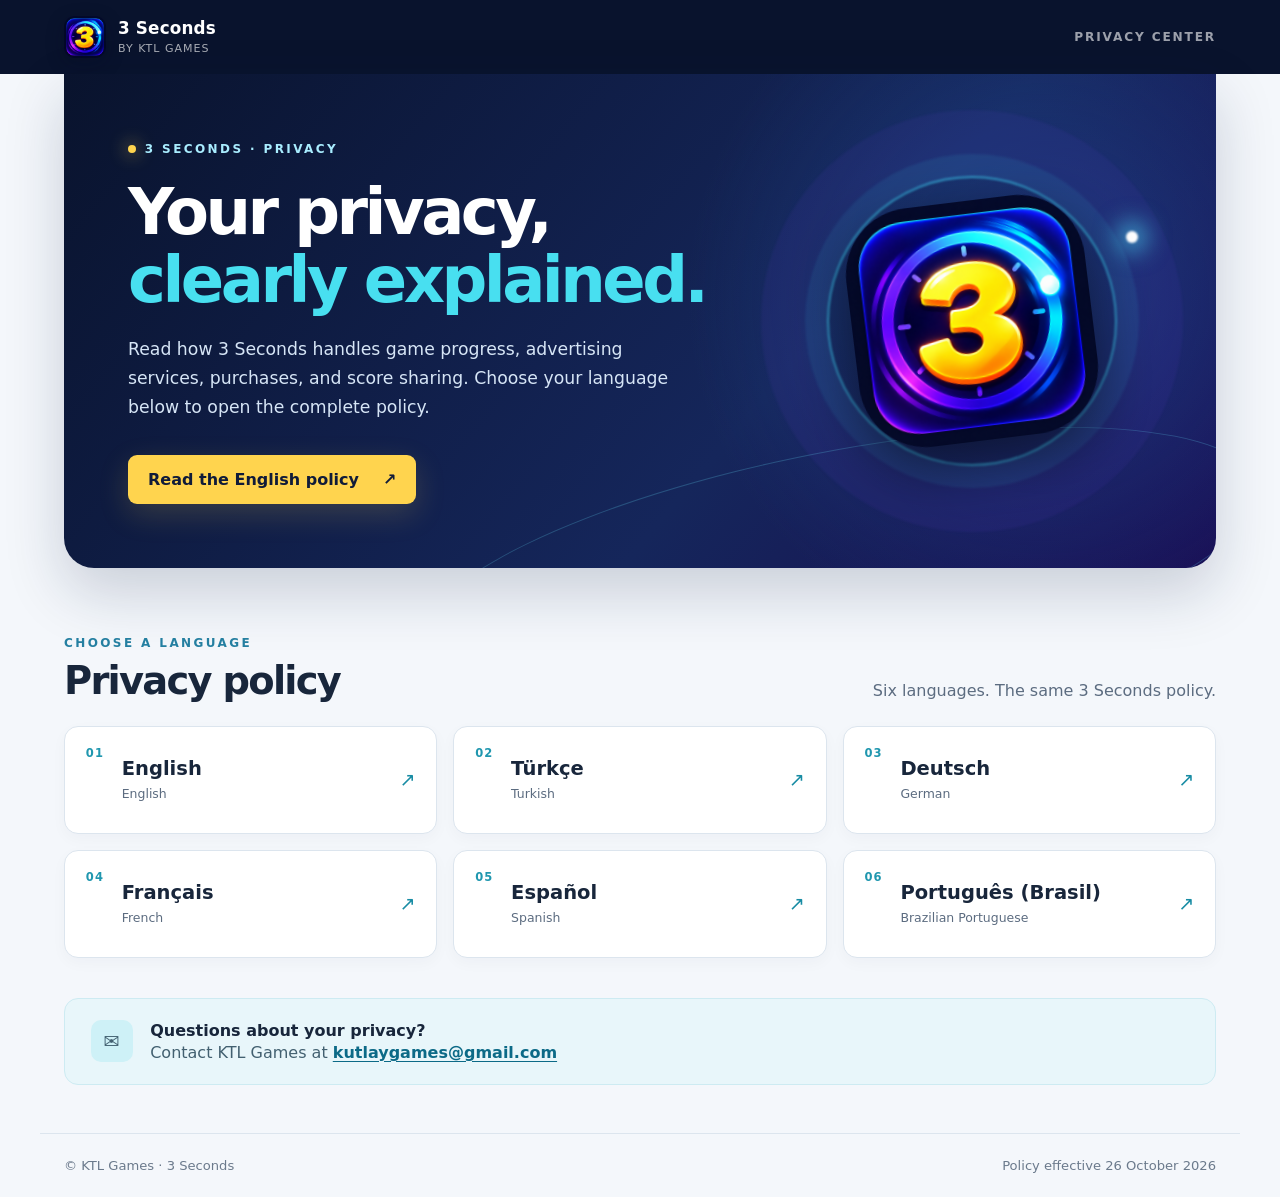
<file: index.html>
<!doctype html>
<html lang="en">
<head>
  <meta charset="utf-8">
  <meta name="viewport" content="width=device-width, initial-scale=1">
  <meta name="description" content="Read the 3 Seconds privacy policy in English, Türkçe, Deutsch, Français, Español, or Português (Brasil).">
  <meta name="theme-color" content="#09132d">
  <title>Privacy Policy | 3 Seconds · KTL Games</title>
  <link rel="icon" type="image/png" href="assets/3-seconds-icon.png">
  <link rel="stylesheet" href="assets/site.css">
</head>
<body class="landing-page">
  <a class="skip-link" href="#main">Skip to content</a>
  <header class="site-topbar">
    <a class="brand" href="index.html" aria-label="3 Seconds privacy policy home">
      <img src="assets/3-seconds-icon.png" alt="" width="42" height="42">
      <span><strong>3 Seconds</strong><small>by KTL Games</small></span>
    </a>
    <span class="topbar-label">Privacy center</span>
  </header>

  <main id="main" class="landing-main">
    <section class="hero" aria-labelledby="hero-title">
      <div class="hero-copy">
        <span class="eyebrow"><span class="eyebrow-dot" aria-hidden="true"></span> 3 SECONDS · PRIVACY</span>
        <h1 id="hero-title">Your privacy,<br><em>clearly explained.</em></h1>
        <p>Read how 3 Seconds handles game progress, advertising services, purchases, and score sharing. Choose your language below to open the complete policy.</p>
        <a class="primary-link" href="privacy-policy.en.html">Read the English policy <span aria-hidden="true">↗</span></a>
      </div>
      <div class="hero-art" aria-hidden="true">
        <div class="orb orb-one"></div><div class="orb orb-two"></div>
        <img src="assets/3-seconds-icon.png" alt="" width="240" height="240">
      </div>
    </section>

    <section class="language-section" aria-labelledby="languages-title">
      <div class="section-heading">
        <div><span class="section-kicker">CHOOSE A LANGUAGE</span><h2 id="languages-title">Privacy policy</h2></div>
        <p>Six languages. The same 3 Seconds policy.</p>
      </div>
      <nav class="language-grid" aria-label="Privacy policy languages">
        <a class="language-card" href="privacy-policy.en.html" lang="en"><span class="language-index">01</span><span class="language-name">English<small>English</small></span><span class="language-arrow" aria-hidden="true">↗</span></a>
        <a class="language-card" href="privacy-policy.tr.html" lang="tr"><span class="language-index">02</span><span class="language-name">Türkçe<small>Turkish</small></span><span class="language-arrow" aria-hidden="true">↗</span></a>
        <a class="language-card" href="privacy-policy.de.html" lang="de"><span class="language-index">03</span><span class="language-name">Deutsch<small>German</small></span><span class="language-arrow" aria-hidden="true">↗</span></a>
        <a class="language-card" href="privacy-policy.fr.html" lang="fr"><span class="language-index">04</span><span class="language-name">Français<small>French</small></span><span class="language-arrow" aria-hidden="true">↗</span></a>
        <a class="language-card" href="privacy-policy.es.html" lang="es"><span class="language-index">05</span><span class="language-name">Español<small>Spanish</small></span><span class="language-arrow" aria-hidden="true">↗</span></a>
        <a class="language-card" href="privacy-policy.pt-BR.html" lang="pt-BR"><span class="language-index">06</span><span class="language-name">Português (Brasil)<small>Brazilian Portuguese</small></span><span class="language-arrow" aria-hidden="true">↗</span></a>
      </nav>
    </section>

    <aside class="contact-strip" aria-label="Privacy contact">
      <span class="contact-icon" aria-hidden="true">✉</span>
      <div><strong>Questions about your privacy?</strong><span>Contact KTL Games at <a href="mailto:kutlaygames@gmail.com">kutlaygames@gmail.com</a></span></div>
    </aside>
  </main>
  <footer class="site-footer"><span>© KTL Games · 3 Seconds</span><span>Policy effective 26 October 2026</span></footer>
</body>
</html>
</file>
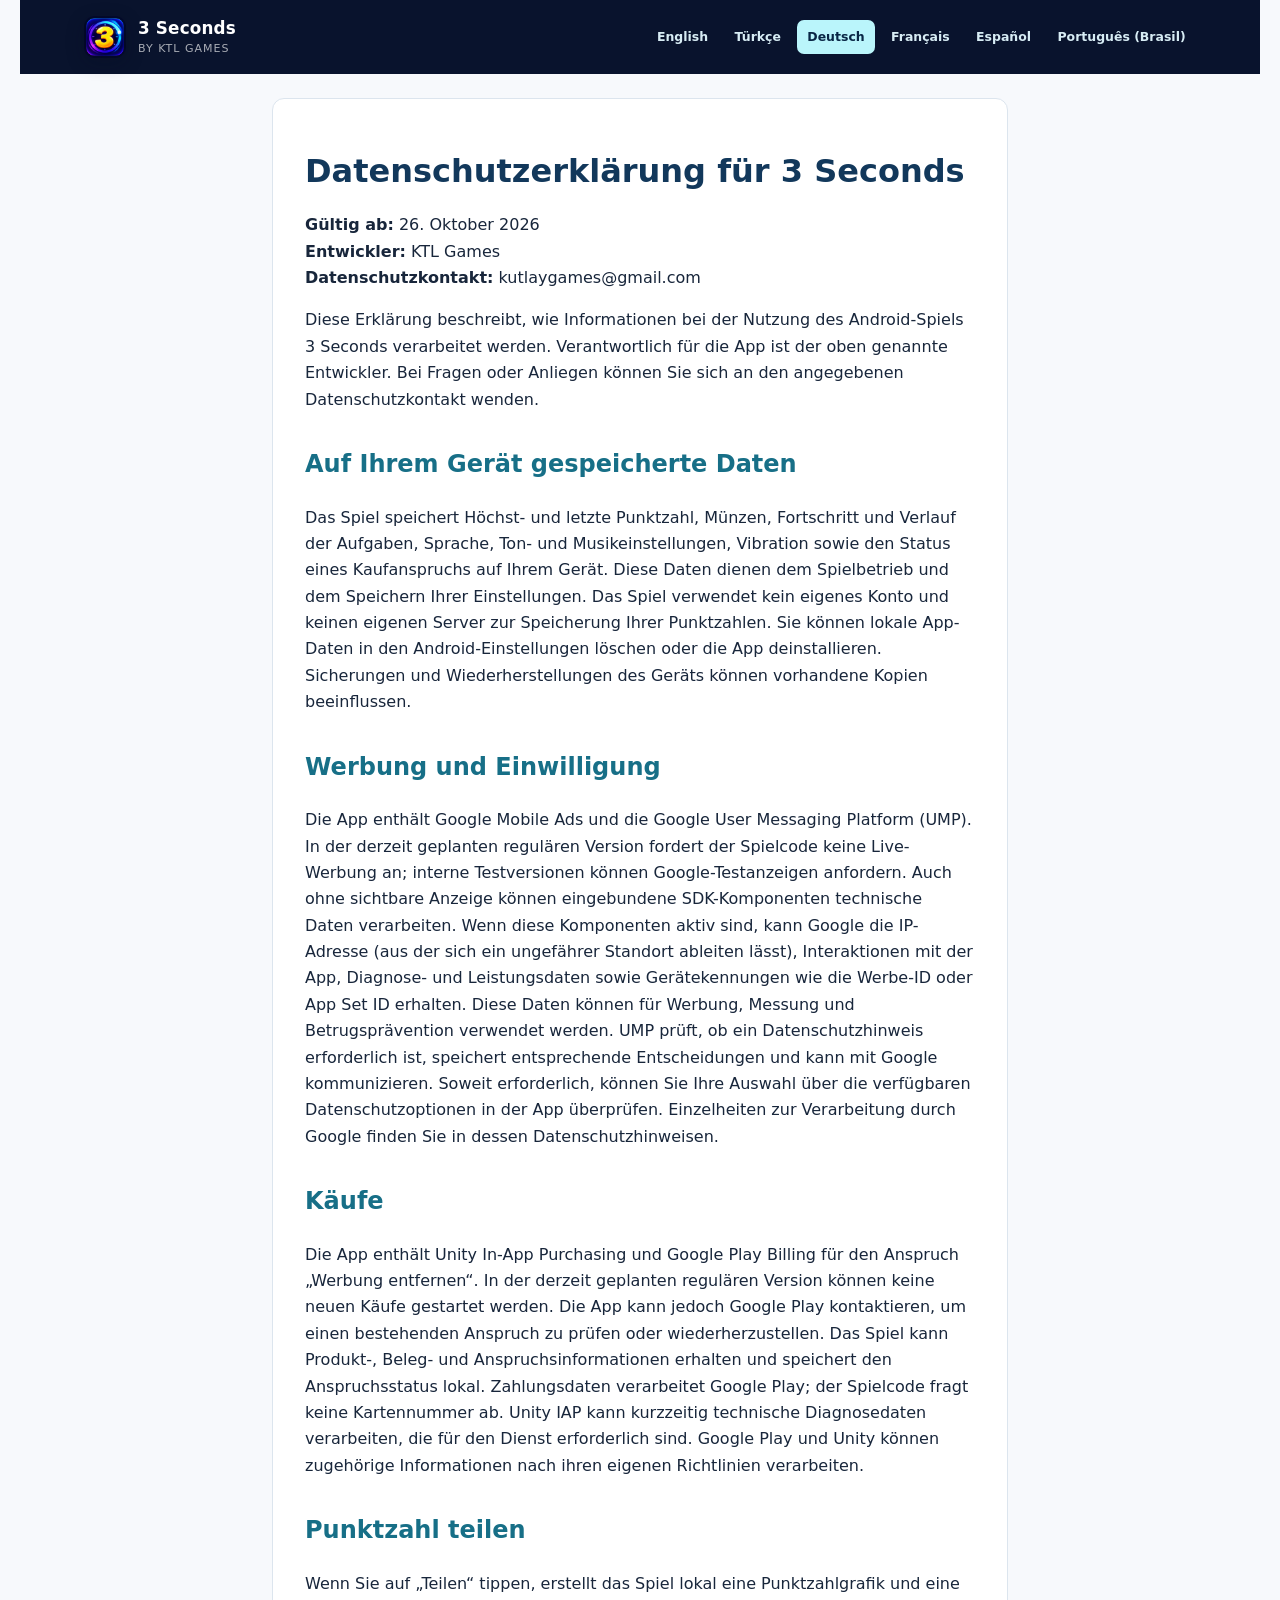
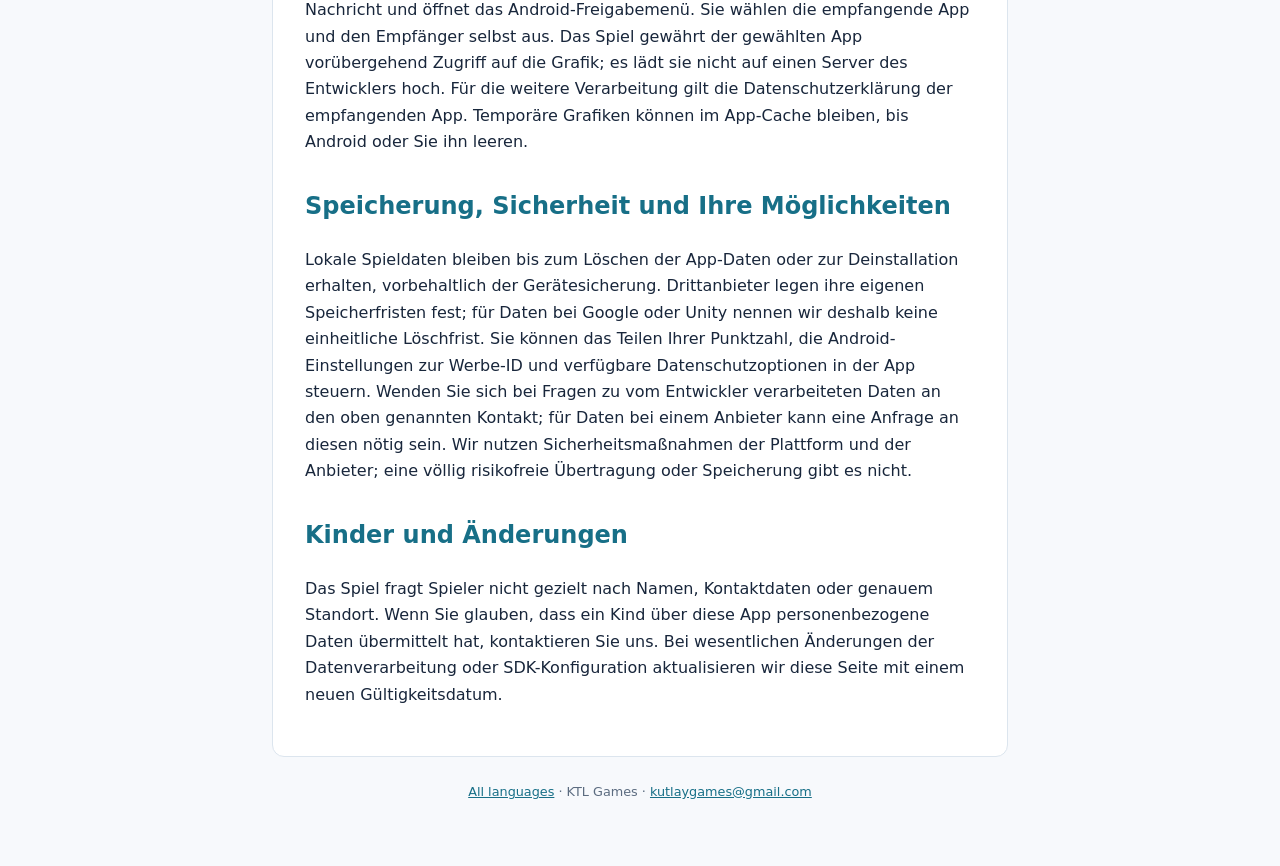
<file: privacy-policy.de.html>
<!doctype html>
<html lang="de"><head><meta charset="utf-8"><meta name="viewport" content="width=device-width,initial-scale=1"><title>3 Seconds — Datenschutzerklärung</title><style>html{color-scheme:light}body{margin:0;padding:2rem 1.25rem;background:#f7f9fc;color:#18263b;font:16px/1.65 system-ui,-apple-system,Segoe UI,sans-serif}main{max-width:46rem;margin:auto;padding:2rem;background:#fff;border:1px solid #dce5ee;border-radius:12px}h1{line-height:1.2;color:#12385b}h2{margin-top:2rem;color:#176f87}p{margin:1rem 0}a{color:#126b8e}@media(max-width:600px){body{padding:0}main{padding:1.25rem;border:0;border-radius:0}}</style><link rel="icon" type="image/png" href="assets/3-seconds-icon.png"><link rel="stylesheet" href="assets/site.css"></head><body><a class="skip-link" href="#policy-main">Skip to policy</a><header class="site-topbar policy-topbar"><a class="brand" href="index.html" aria-label="3 Seconds privacy policy home"><img src="assets/3-seconds-icon.png" alt="" width="42" height="42"><span><strong>3 Seconds</strong><small>by KTL Games</small></span></a><nav class="policy-nav" aria-label="Policy language"><a href="privacy-policy.en.html" lang="en">English</a><a href="privacy-policy.tr.html" lang="tr">Türkçe</a><a href="privacy-policy.de.html" lang="de" aria-current="page">Deutsch</a><a href="privacy-policy.fr.html" lang="fr">Français</a><a href="privacy-policy.es.html" lang="es">Español</a><a href="privacy-policy.pt-BR.html" lang="pt-BR">Português (Brasil)</a></nav></header><main id="policy-main">
<h1>Datenschutzerklärung für 3 Seconds</h1>
<p><strong>Gültig ab:</strong> 26. Oktober 2026<br><strong>Entwickler:</strong> KTL Games<br><strong>Datenschutzkontakt:</strong> kutlaygames@gmail.com</p>
<p>Diese Erklärung beschreibt, wie Informationen bei der Nutzung des Android-Spiels 3 Seconds verarbeitet werden. Verantwortlich für die App ist der oben genannte Entwickler. Bei Fragen oder Anliegen können Sie sich an den angegebenen Datenschutzkontakt wenden.</p>
<h2>Auf Ihrem Gerät gespeicherte Daten</h2>
<p>Das Spiel speichert Höchst- und letzte Punktzahl, Münzen, Fortschritt und Verlauf der Aufgaben, Sprache, Ton- und Musikeinstellungen, Vibration sowie den Status eines Kaufanspruchs auf Ihrem Gerät. Diese Daten dienen dem Spielbetrieb und dem Speichern Ihrer Einstellungen. Das Spiel verwendet kein eigenes Konto und keinen eigenen Server zur Speicherung Ihrer Punktzahlen. Sie können lokale App-Daten in den Android-Einstellungen löschen oder die App deinstallieren. Sicherungen und Wiederherstellungen des Geräts können vorhandene Kopien beeinflussen.</p>
<h2>Werbung und Einwilligung</h2>
<p>Die App enthält Google Mobile Ads und die Google User Messaging Platform (UMP). In der derzeit geplanten regulären Version fordert der Spielcode keine Live-Werbung an; interne Testversionen können Google-Testanzeigen anfordern. Auch ohne sichtbare Anzeige können eingebundene SDK-Komponenten technische Daten verarbeiten. Wenn diese Komponenten aktiv sind, kann Google die IP-Adresse (aus der sich ein ungefährer Standort ableiten lässt), Interaktionen mit der App, Diagnose- und Leistungsdaten sowie Gerätekennungen wie die Werbe-ID oder App Set ID erhalten. Diese Daten können für Werbung, Messung und Betrugsprävention verwendet werden. UMP prüft, ob ein Datenschutzhinweis erforderlich ist, speichert entsprechende Entscheidungen und kann mit Google kommunizieren. Soweit erforderlich, können Sie Ihre Auswahl über die verfügbaren Datenschutzoptionen in der App überprüfen. Einzelheiten zur Verarbeitung durch Google finden Sie in dessen Datenschutzhinweisen.</p>
<h2>Käufe</h2>
<p>Die App enthält Unity In-App Purchasing und Google Play Billing für den Anspruch „Werbung entfernen“. In der derzeit geplanten regulären Version können keine neuen Käufe gestartet werden. Die App kann jedoch Google Play kontaktieren, um einen bestehenden Anspruch zu prüfen oder wiederherzustellen. Das Spiel kann Produkt-, Beleg- und Anspruchsinformationen erhalten und speichert den Anspruchsstatus lokal. Zahlungsdaten verarbeitet Google Play; der Spielcode fragt keine Kartennummer ab. Unity IAP kann kurzzeitig technische Diagnosedaten verarbeiten, die für den Dienst erforderlich sind. Google Play und Unity können zugehörige Informationen nach ihren eigenen Richtlinien verarbeiten.</p>
<h2>Punktzahl teilen</h2>
<p>Wenn Sie auf „Teilen“ tippen, erstellt das Spiel lokal eine Punktzahlgrafik und eine Nachricht und öffnet das Android-Freigabemenü. Sie wählen die empfangende App und den Empfänger selbst aus. Das Spiel gewährt der gewählten App vorübergehend Zugriff auf die Grafik; es lädt sie nicht auf einen Server des Entwicklers hoch. Für die weitere Verarbeitung gilt die Datenschutzerklärung der empfangenden App. Temporäre Grafiken können im App-Cache bleiben, bis Android oder Sie ihn leeren.</p>
<h2>Speicherung, Sicherheit und Ihre Möglichkeiten</h2>
<p>Lokale Spieldaten bleiben bis zum Löschen der App-Daten oder zur Deinstallation erhalten, vorbehaltlich der Gerätesicherung. Drittanbieter legen ihre eigenen Speicherfristen fest; für Daten bei Google oder Unity nennen wir deshalb keine einheitliche Löschfrist. Sie können das Teilen Ihrer Punktzahl, die Android-Einstellungen zur Werbe-ID und verfügbare Datenschutzoptionen in der App steuern. Wenden Sie sich bei Fragen zu vom Entwickler verarbeiteten Daten an den oben genannten Kontakt; für Daten bei einem Anbieter kann eine Anfrage an diesen nötig sein. Wir nutzen Sicherheitsmaßnahmen der Plattform und der Anbieter; eine völlig risikofreie Übertragung oder Speicherung gibt es nicht.</p>
<h2>Kinder und Änderungen</h2>
<p>Das Spiel fragt Spieler nicht gezielt nach Namen, Kontaktdaten oder genauem Standort. Wenn Sie glauben, dass ein Kind über diese App personenbezogene Daten übermittelt hat, kontaktieren Sie uns. Bei wesentlichen Änderungen der Datenverarbeitung oder SDK-Konfiguration aktualisieren wir diese Seite mit einem neuen Gültigkeitsdatum.</p>
</main><footer class="policy-footer"><a href="index.html">All languages</a> · KTL Games · <a href="mailto:kutlaygames@gmail.com">kutlaygames@gmail.com</a></footer></body></html>
</file>
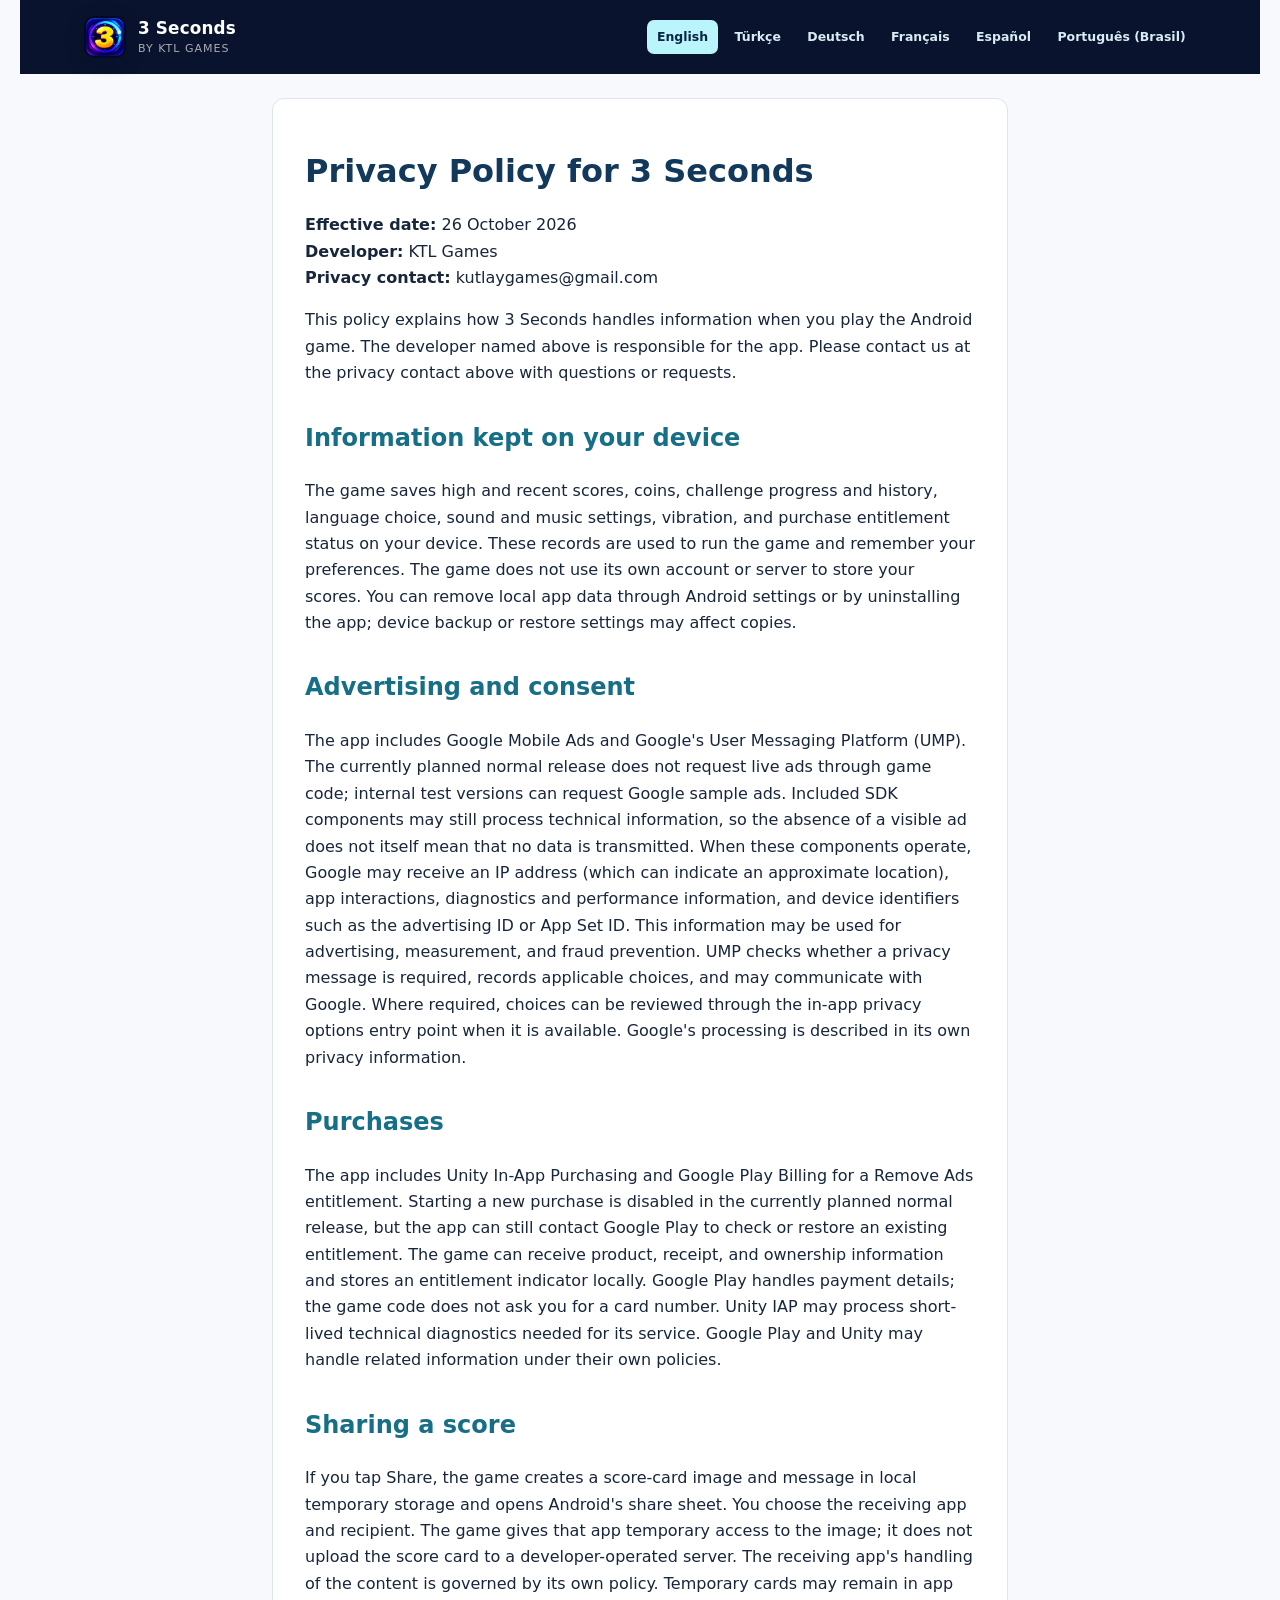
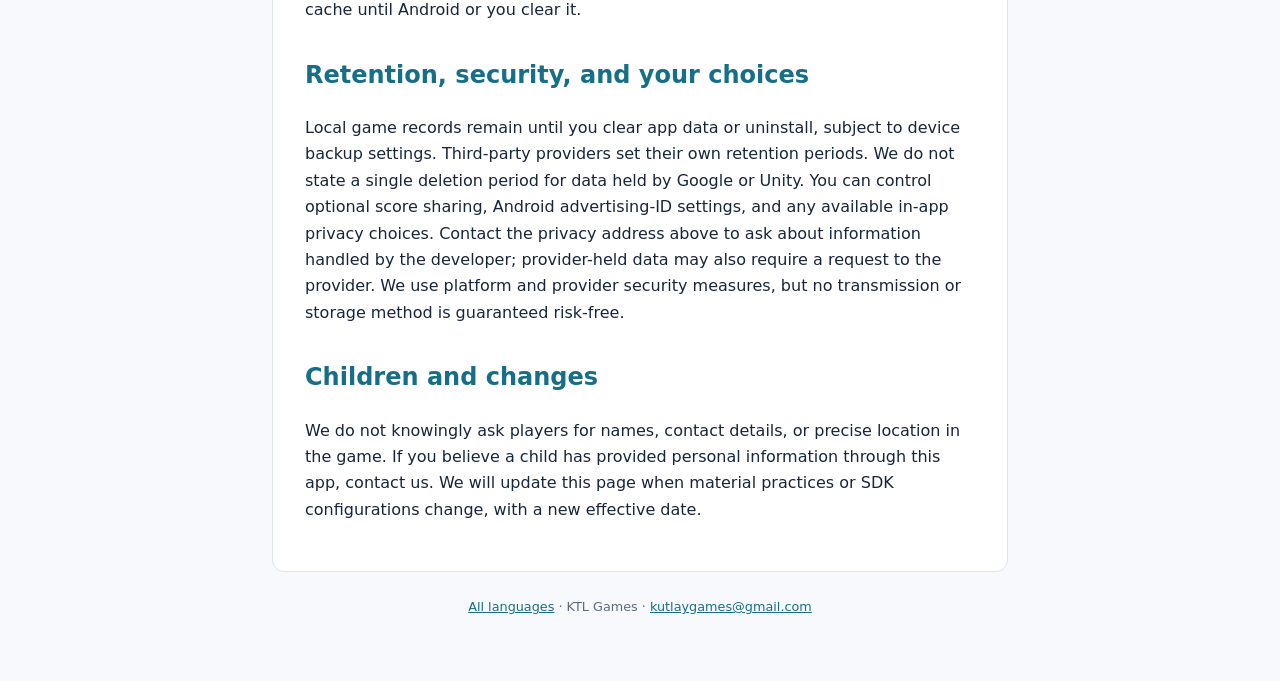
<file: privacy-policy.en.html>
<!doctype html>
<html lang="en"><head><meta charset="utf-8"><meta name="viewport" content="width=device-width,initial-scale=1"><title>3 Seconds — Privacy Policy</title><style>html{color-scheme:light}body{margin:0;padding:2rem 1.25rem;background:#f7f9fc;color:#18263b;font:16px/1.65 system-ui,-apple-system,Segoe UI,sans-serif}main{max-width:46rem;margin:auto;padding:2rem;background:#fff;border:1px solid #dce5ee;border-radius:12px}h1{line-height:1.2;color:#12385b}h2{margin-top:2rem;color:#176f87}p{margin:1rem 0}a{color:#126b8e}@media(max-width:600px){body{padding:0}main{padding:1.25rem;border:0;border-radius:0}}</style><link rel="icon" type="image/png" href="assets/3-seconds-icon.png"><link rel="stylesheet" href="assets/site.css"></head><body><a class="skip-link" href="#policy-main">Skip to policy</a><header class="site-topbar policy-topbar"><a class="brand" href="index.html" aria-label="3 Seconds privacy policy home"><img src="assets/3-seconds-icon.png" alt="" width="42" height="42"><span><strong>3 Seconds</strong><small>by KTL Games</small></span></a><nav class="policy-nav" aria-label="Policy language"><a href="privacy-policy.en.html" lang="en" aria-current="page">English</a><a href="privacy-policy.tr.html" lang="tr">Türkçe</a><a href="privacy-policy.de.html" lang="de">Deutsch</a><a href="privacy-policy.fr.html" lang="fr">Français</a><a href="privacy-policy.es.html" lang="es">Español</a><a href="privacy-policy.pt-BR.html" lang="pt-BR">Português (Brasil)</a></nav></header><main id="policy-main">
<h1>Privacy Policy for 3 Seconds</h1>
<p><strong>Effective date:</strong> 26 October 2026<br><strong>Developer:</strong> KTL Games<br><strong>Privacy contact:</strong> kutlaygames@gmail.com</p>
<p>This policy explains how 3 Seconds handles information when you play the Android game. The developer named above is responsible for the app. Please contact us at the privacy contact above with questions or requests.</p>
<h2>Information kept on your device</h2>
<p>The game saves high and recent scores, coins, challenge progress and history, language choice, sound and music settings, vibration, and purchase entitlement status on your device. These records are used to run the game and remember your preferences. The game does not use its own account or server to store your scores. You can remove local app data through Android settings or by uninstalling the app; device backup or restore settings may affect copies.</p>
<h2>Advertising and consent</h2>
<p>The app includes Google Mobile Ads and Google's User Messaging Platform (UMP). The currently planned normal release does not request live ads through game code; internal test versions can request Google sample ads. Included SDK components may still process technical information, so the absence of a visible ad does not itself mean that no data is transmitted. When these components operate, Google may receive an IP address (which can indicate an approximate location), app interactions, diagnostics and performance information, and device identifiers such as the advertising ID or App Set ID. This information may be used for advertising, measurement, and fraud prevention. UMP checks whether a privacy message is required, records applicable choices, and may communicate with Google. Where required, choices can be reviewed through the in-app privacy options entry point when it is available. Google's processing is described in its own privacy information.</p>
<h2>Purchases</h2>
<p>The app includes Unity In-App Purchasing and Google Play Billing for a Remove Ads entitlement. Starting a new purchase is disabled in the currently planned normal release, but the app can still contact Google Play to check or restore an existing entitlement. The game can receive product, receipt, and ownership information and stores an entitlement indicator locally. Google Play handles payment details; the game code does not ask you for a card number. Unity IAP may process short-lived technical diagnostics needed for its service. Google Play and Unity may handle related information under their own policies.</p>
<h2>Sharing a score</h2>
<p>If you tap Share, the game creates a score-card image and message in local temporary storage and opens Android's share sheet. You choose the receiving app and recipient. The game gives that app temporary access to the image; it does not upload the score card to a developer-operated server. The receiving app's handling of the content is governed by its own policy. Temporary cards may remain in app cache until Android or you clear it.</p>
<h2>Retention, security, and your choices</h2>
<p>Local game records remain until you clear app data or uninstall, subject to device backup settings. Third-party providers set their own retention periods. We do not state a single deletion period for data held by Google or Unity. You can control optional score sharing, Android advertising-ID settings, and any available in-app privacy choices. Contact the privacy address above to ask about information handled by the developer; provider-held data may also require a request to the provider. We use platform and provider security measures, but no transmission or storage method is guaranteed risk-free.</p>
<h2>Children and changes</h2>
<p>We do not knowingly ask players for names, contact details, or precise location in the game. If you believe a child has provided personal information through this app, contact us. We will update this page when material practices or SDK configurations change, with a new effective date.</p>
</main><footer class="policy-footer"><a href="index.html">All languages</a> · KTL Games · <a href="mailto:kutlaygames@gmail.com">kutlaygames@gmail.com</a></footer></body></html>
</file>
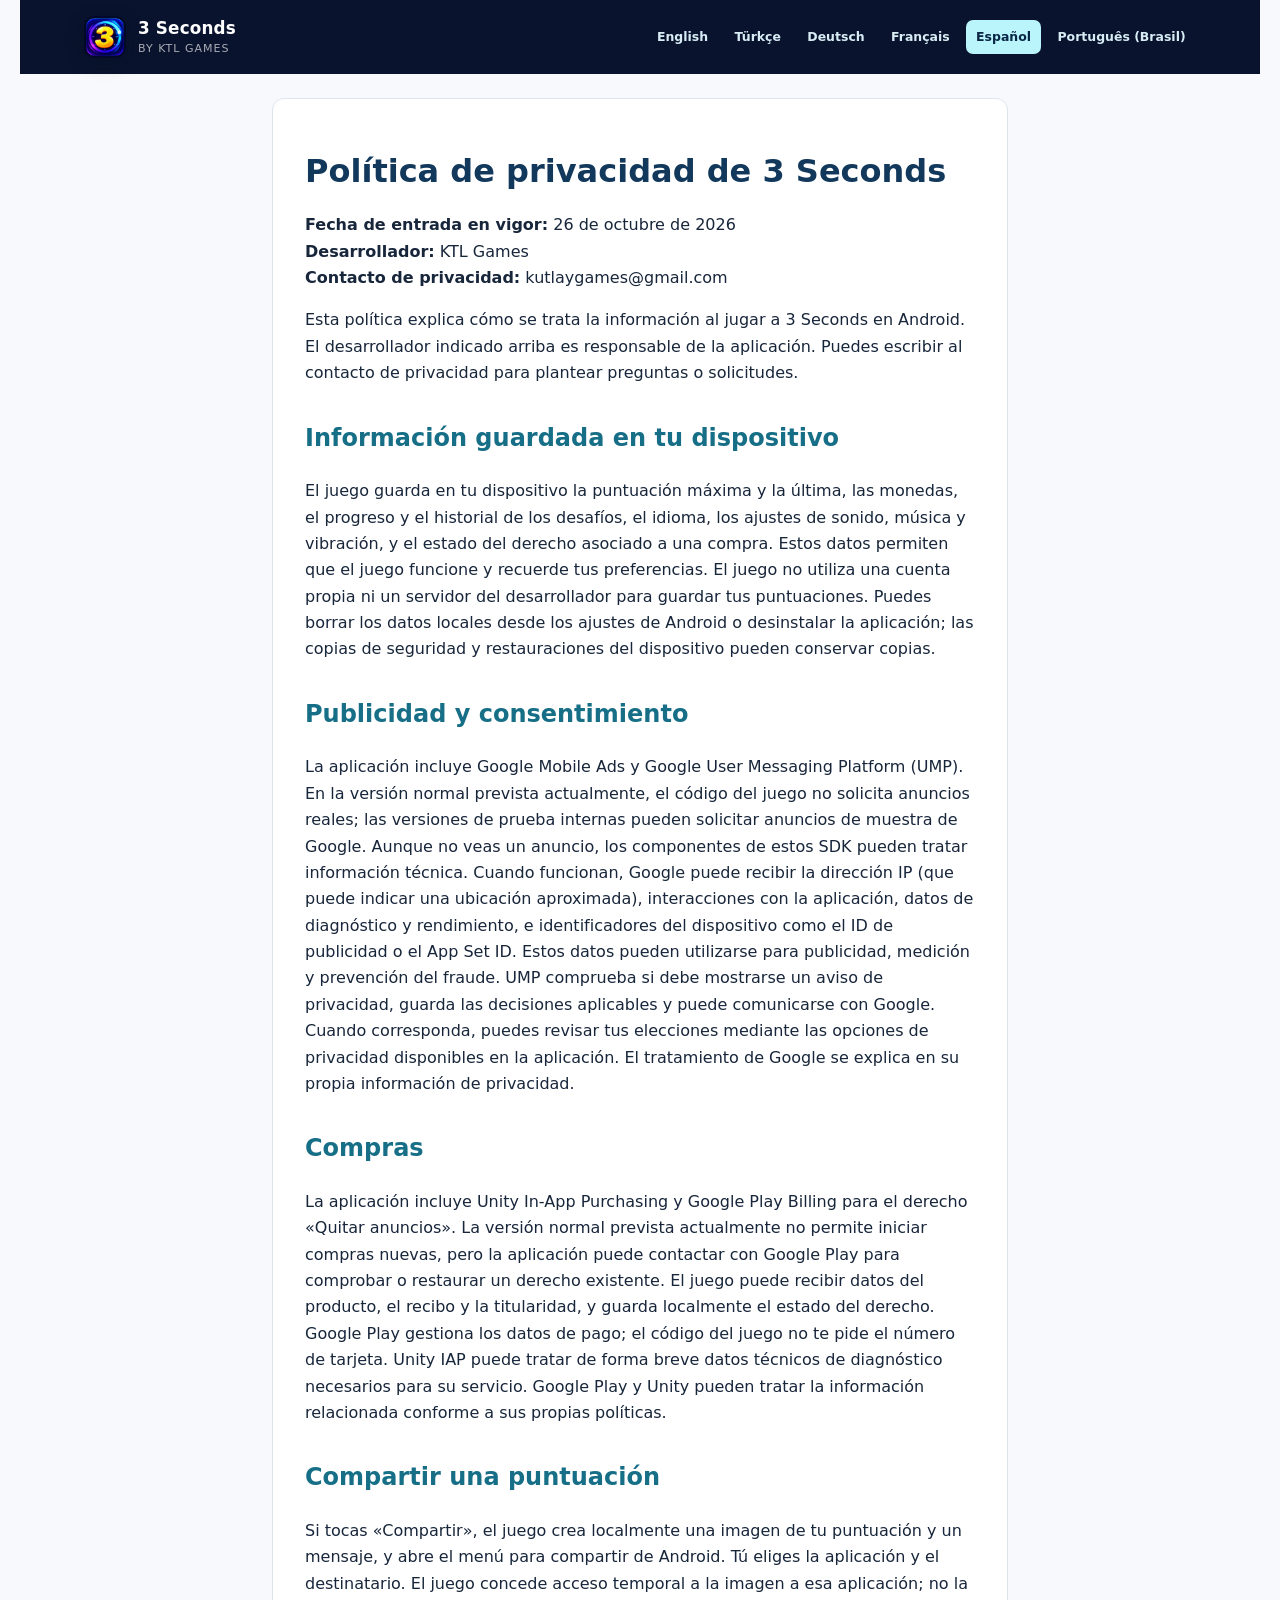
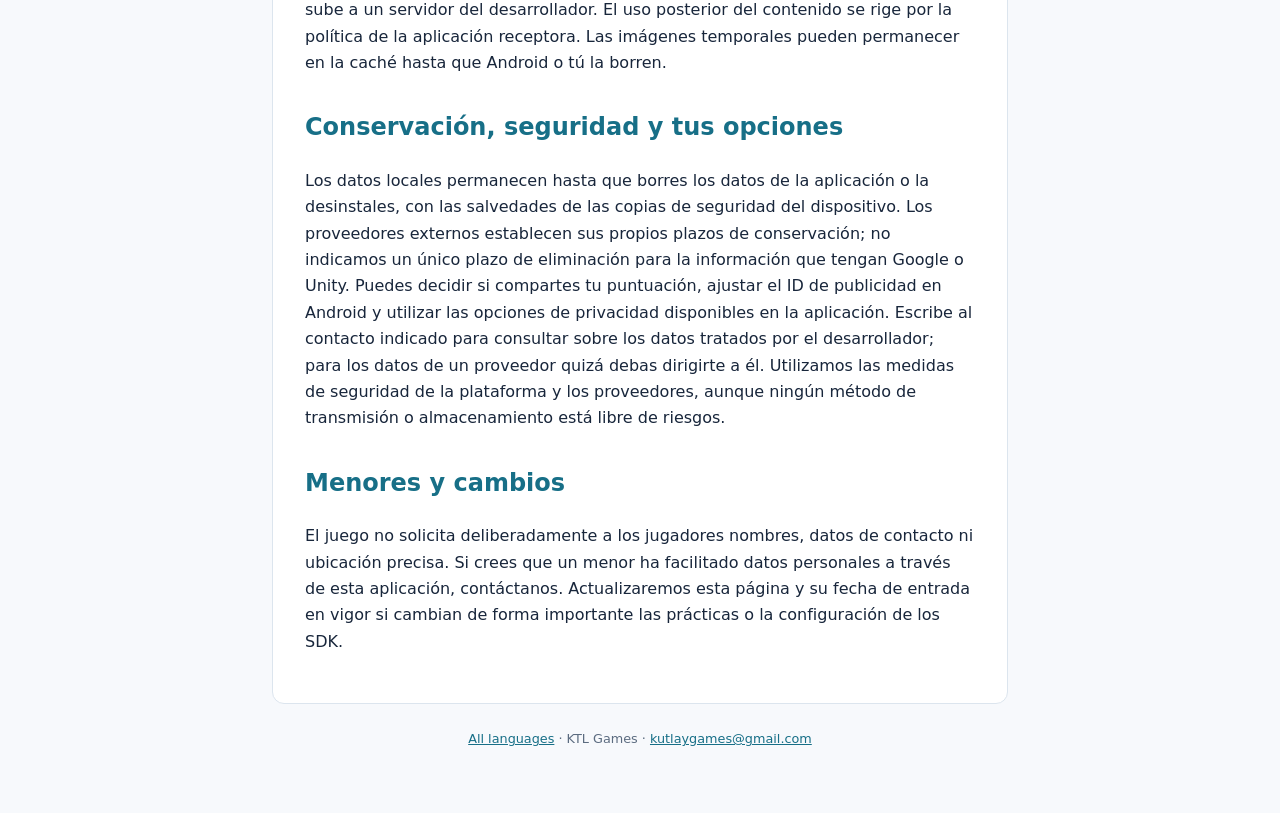
<file: privacy-policy.es.html>
<!doctype html>
<html lang="es"><head><meta charset="utf-8"><meta name="viewport" content="width=device-width,initial-scale=1"><title>3 Seconds — Política de privacidad</title><style>html{color-scheme:light}body{margin:0;padding:2rem 1.25rem;background:#f7f9fc;color:#18263b;font:16px/1.65 system-ui,-apple-system,Segoe UI,sans-serif}main{max-width:46rem;margin:auto;padding:2rem;background:#fff;border:1px solid #dce5ee;border-radius:12px}h1{line-height:1.2;color:#12385b}h2{margin-top:2rem;color:#176f87}p{margin:1rem 0}a{color:#126b8e}@media(max-width:600px){body{padding:0}main{padding:1.25rem;border:0;border-radius:0}}</style><link rel="icon" type="image/png" href="assets/3-seconds-icon.png"><link rel="stylesheet" href="assets/site.css"></head><body><a class="skip-link" href="#policy-main">Skip to policy</a><header class="site-topbar policy-topbar"><a class="brand" href="index.html" aria-label="3 Seconds privacy policy home"><img src="assets/3-seconds-icon.png" alt="" width="42" height="42"><span><strong>3 Seconds</strong><small>by KTL Games</small></span></a><nav class="policy-nav" aria-label="Policy language"><a href="privacy-policy.en.html" lang="en">English</a><a href="privacy-policy.tr.html" lang="tr">Türkçe</a><a href="privacy-policy.de.html" lang="de">Deutsch</a><a href="privacy-policy.fr.html" lang="fr">Français</a><a href="privacy-policy.es.html" lang="es" aria-current="page">Español</a><a href="privacy-policy.pt-BR.html" lang="pt-BR">Português (Brasil)</a></nav></header><main id="policy-main">
<h1>Política de privacidad de 3 Seconds</h1>
<p><strong>Fecha de entrada en vigor:</strong> 26 de octubre de 2026<br><strong>Desarrollador:</strong> KTL Games<br><strong>Contacto de privacidad:</strong> kutlaygames@gmail.com</p>
<p>Esta política explica cómo se trata la información al jugar a 3 Seconds en Android. El desarrollador indicado arriba es responsable de la aplicación. Puedes escribir al contacto de privacidad para plantear preguntas o solicitudes.</p>
<h2>Información guardada en tu dispositivo</h2>
<p>El juego guarda en tu dispositivo la puntuación máxima y la última, las monedas, el progreso y el historial de los desafíos, el idioma, los ajustes de sonido, música y vibración, y el estado del derecho asociado a una compra. Estos datos permiten que el juego funcione y recuerde tus preferencias. El juego no utiliza una cuenta propia ni un servidor del desarrollador para guardar tus puntuaciones. Puedes borrar los datos locales desde los ajustes de Android o desinstalar la aplicación; las copias de seguridad y restauraciones del dispositivo pueden conservar copias.</p>
<h2>Publicidad y consentimiento</h2>
<p>La aplicación incluye Google Mobile Ads y Google User Messaging Platform (UMP). En la versión normal prevista actualmente, el código del juego no solicita anuncios reales; las versiones de prueba internas pueden solicitar anuncios de muestra de Google. Aunque no veas un anuncio, los componentes de estos SDK pueden tratar información técnica. Cuando funcionan, Google puede recibir la dirección IP (que puede indicar una ubicación aproximada), interacciones con la aplicación, datos de diagnóstico y rendimiento, e identificadores del dispositivo como el ID de publicidad o el App Set ID. Estos datos pueden utilizarse para publicidad, medición y prevención del fraude. UMP comprueba si debe mostrarse un aviso de privacidad, guarda las decisiones aplicables y puede comunicarse con Google. Cuando corresponda, puedes revisar tus elecciones mediante las opciones de privacidad disponibles en la aplicación. El tratamiento de Google se explica en su propia información de privacidad.</p>
<h2>Compras</h2>
<p>La aplicación incluye Unity In-App Purchasing y Google Play Billing para el derecho «Quitar anuncios». La versión normal prevista actualmente no permite iniciar compras nuevas, pero la aplicación puede contactar con Google Play para comprobar o restaurar un derecho existente. El juego puede recibir datos del producto, el recibo y la titularidad, y guarda localmente el estado del derecho. Google Play gestiona los datos de pago; el código del juego no te pide el número de tarjeta. Unity IAP puede tratar de forma breve datos técnicos de diagnóstico necesarios para su servicio. Google Play y Unity pueden tratar la información relacionada conforme a sus propias políticas.</p>
<h2>Compartir una puntuación</h2>
<p>Si tocas «Compartir», el juego crea localmente una imagen de tu puntuación y un mensaje, y abre el menú para compartir de Android. Tú eliges la aplicación y el destinatario. El juego concede acceso temporal a la imagen a esa aplicación; no la sube a un servidor del desarrollador. El uso posterior del contenido se rige por la política de la aplicación receptora. Las imágenes temporales pueden permanecer en la caché hasta que Android o tú la borren.</p>
<h2>Conservación, seguridad y tus opciones</h2>
<p>Los datos locales permanecen hasta que borres los datos de la aplicación o la desinstales, con las salvedades de las copias de seguridad del dispositivo. Los proveedores externos establecen sus propios plazos de conservación; no indicamos un único plazo de eliminación para la información que tengan Google o Unity. Puedes decidir si compartes tu puntuación, ajustar el ID de publicidad en Android y utilizar las opciones de privacidad disponibles en la aplicación. Escribe al contacto indicado para consultar sobre los datos tratados por el desarrollador; para los datos de un proveedor quizá debas dirigirte a él. Utilizamos las medidas de seguridad de la plataforma y los proveedores, aunque ningún método de transmisión o almacenamiento está libre de riesgos.</p>
<h2>Menores y cambios</h2>
<p>El juego no solicita deliberadamente a los jugadores nombres, datos de contacto ni ubicación precisa. Si crees que un menor ha facilitado datos personales a través de esta aplicación, contáctanos. Actualizaremos esta página y su fecha de entrada en vigor si cambian de forma importante las prácticas o la configuración de los SDK.</p>
</main><footer class="policy-footer"><a href="index.html">All languages</a> · KTL Games · <a href="mailto:kutlaygames@gmail.com">kutlaygames@gmail.com</a></footer></body></html>
</file>
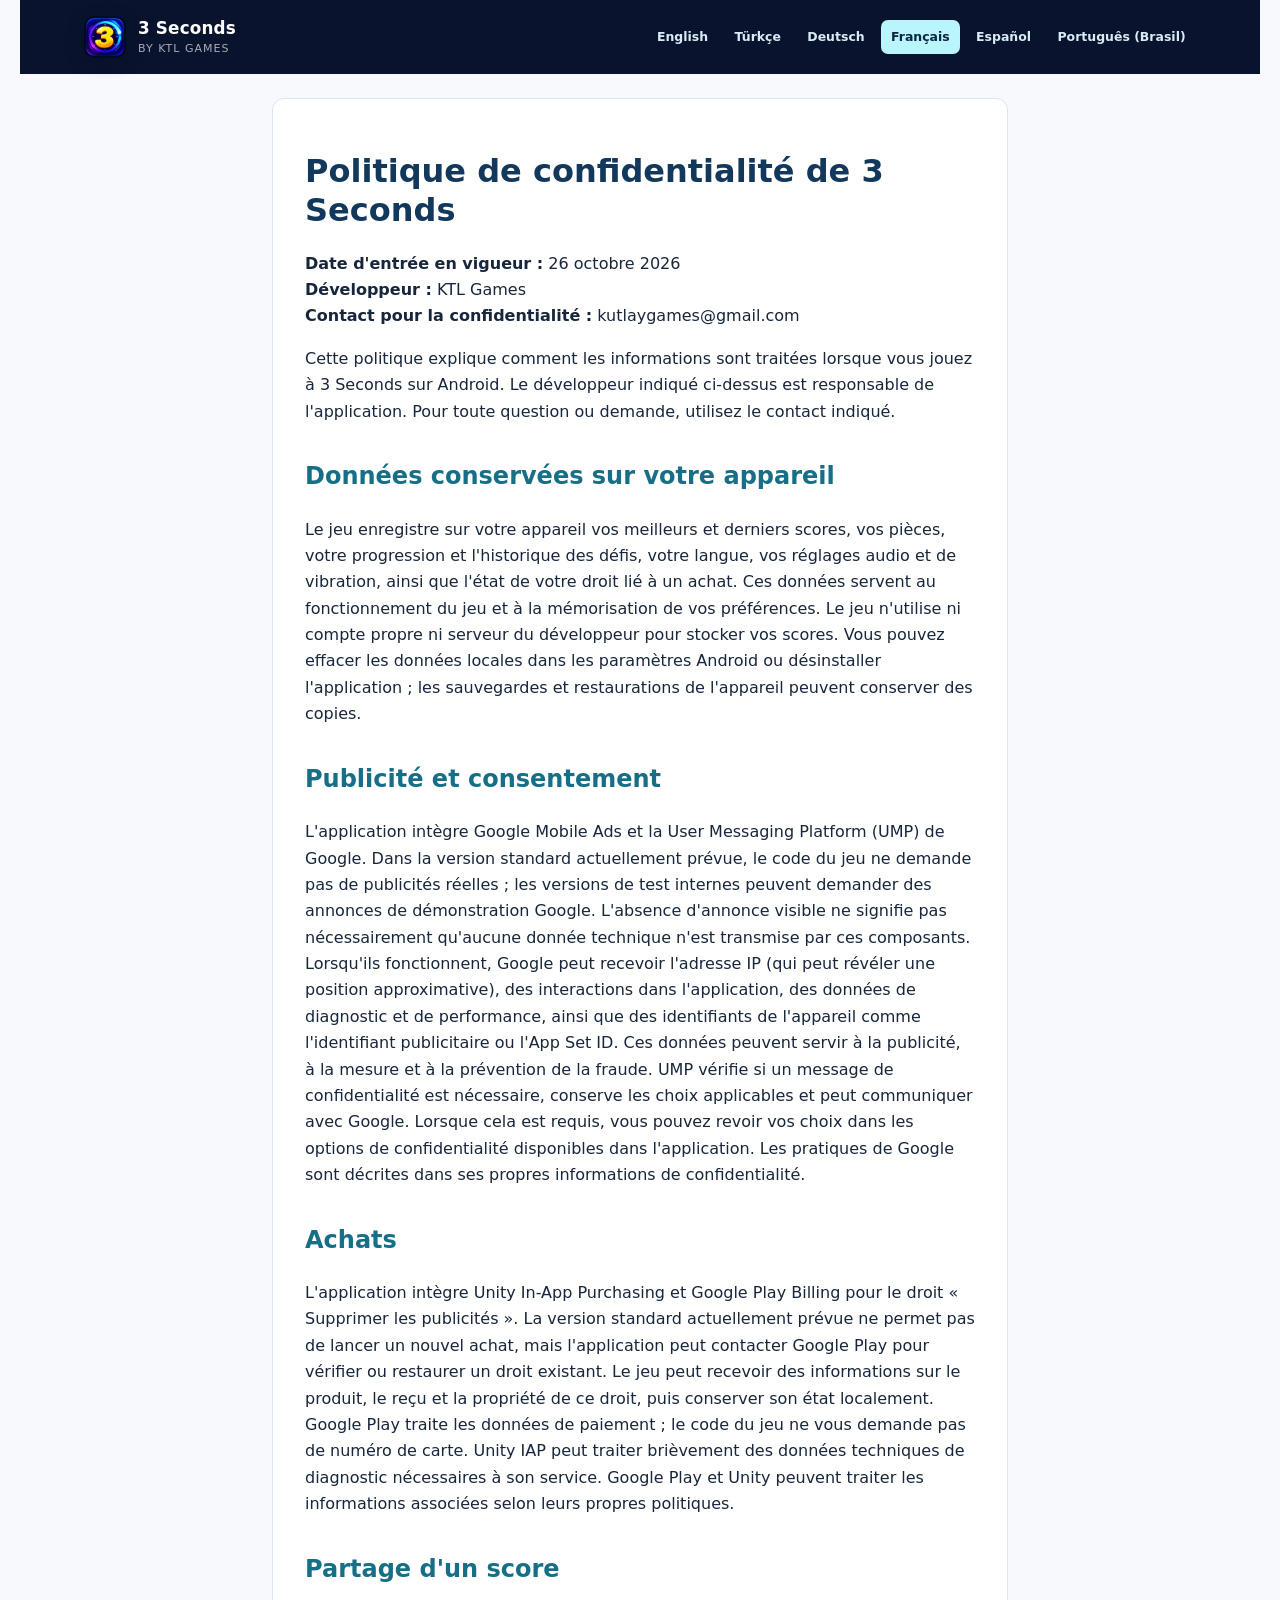
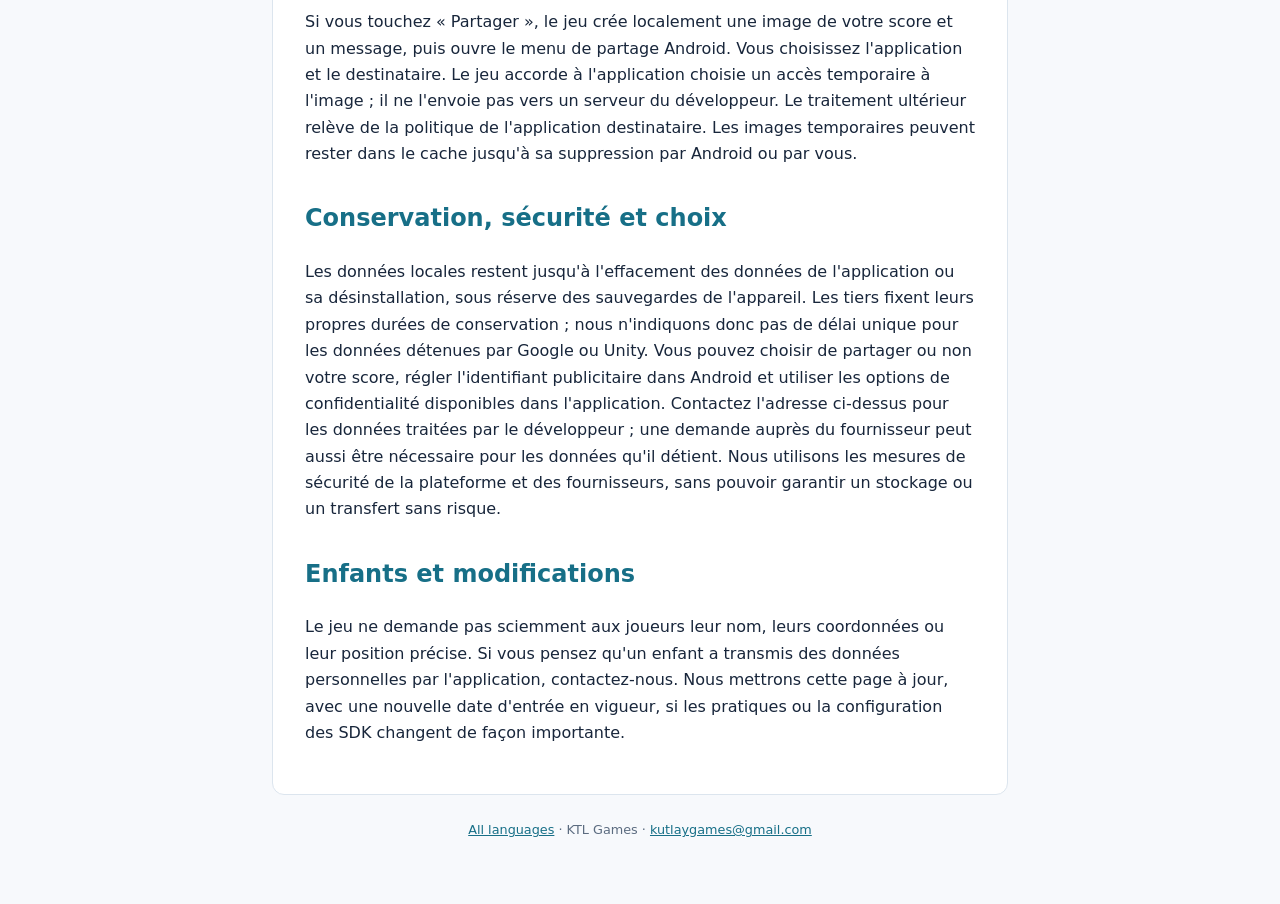
<file: privacy-policy.fr.html>
<!doctype html>
<html lang="fr"><head><meta charset="utf-8"><meta name="viewport" content="width=device-width,initial-scale=1"><title>3 Seconds — Politique de confidentialité</title><style>html{color-scheme:light}body{margin:0;padding:2rem 1.25rem;background:#f7f9fc;color:#18263b;font:16px/1.65 system-ui,-apple-system,Segoe UI,sans-serif}main{max-width:46rem;margin:auto;padding:2rem;background:#fff;border:1px solid #dce5ee;border-radius:12px}h1{line-height:1.2;color:#12385b}h2{margin-top:2rem;color:#176f87}p{margin:1rem 0}a{color:#126b8e}@media(max-width:600px){body{padding:0}main{padding:1.25rem;border:0;border-radius:0}}</style><link rel="icon" type="image/png" href="assets/3-seconds-icon.png"><link rel="stylesheet" href="assets/site.css"></head><body><a class="skip-link" href="#policy-main">Skip to policy</a><header class="site-topbar policy-topbar"><a class="brand" href="index.html" aria-label="3 Seconds privacy policy home"><img src="assets/3-seconds-icon.png" alt="" width="42" height="42"><span><strong>3 Seconds</strong><small>by KTL Games</small></span></a><nav class="policy-nav" aria-label="Policy language"><a href="privacy-policy.en.html" lang="en">English</a><a href="privacy-policy.tr.html" lang="tr">Türkçe</a><a href="privacy-policy.de.html" lang="de">Deutsch</a><a href="privacy-policy.fr.html" lang="fr" aria-current="page">Français</a><a href="privacy-policy.es.html" lang="es">Español</a><a href="privacy-policy.pt-BR.html" lang="pt-BR">Português (Brasil)</a></nav></header><main id="policy-main">
<h1>Politique de confidentialité de 3 Seconds</h1>
<p><strong>Date d'entrée en vigueur :</strong> 26 octobre 2026<br><strong>Développeur :</strong> KTL Games<br><strong>Contact pour la confidentialité :</strong> kutlaygames@gmail.com</p>
<p>Cette politique explique comment les informations sont traitées lorsque vous jouez à 3 Seconds sur Android. Le développeur indiqué ci-dessus est responsable de l'application. Pour toute question ou demande, utilisez le contact indiqué.</p>
<h2>Données conservées sur votre appareil</h2>
<p>Le jeu enregistre sur votre appareil vos meilleurs et derniers scores, vos pièces, votre progression et l'historique des défis, votre langue, vos réglages audio et de vibration, ainsi que l'état de votre droit lié à un achat. Ces données servent au fonctionnement du jeu et à la mémorisation de vos préférences. Le jeu n'utilise ni compte propre ni serveur du développeur pour stocker vos scores. Vous pouvez effacer les données locales dans les paramètres Android ou désinstaller l'application ; les sauvegardes et restaurations de l'appareil peuvent conserver des copies.</p>
<h2>Publicité et consentement</h2>
<p>L'application intègre Google Mobile Ads et la User Messaging Platform (UMP) de Google. Dans la version standard actuellement prévue, le code du jeu ne demande pas de publicités réelles ; les versions de test internes peuvent demander des annonces de démonstration Google. L'absence d'annonce visible ne signifie pas nécessairement qu'aucune donnée technique n'est transmise par ces composants. Lorsqu'ils fonctionnent, Google peut recevoir l'adresse IP (qui peut révéler une position approximative), des interactions dans l'application, des données de diagnostic et de performance, ainsi que des identifiants de l'appareil comme l'identifiant publicitaire ou l'App Set ID. Ces données peuvent servir à la publicité, à la mesure et à la prévention de la fraude. UMP vérifie si un message de confidentialité est nécessaire, conserve les choix applicables et peut communiquer avec Google. Lorsque cela est requis, vous pouvez revoir vos choix dans les options de confidentialité disponibles dans l'application. Les pratiques de Google sont décrites dans ses propres informations de confidentialité.</p>
<h2>Achats</h2>
<p>L'application intègre Unity In-App Purchasing et Google Play Billing pour le droit « Supprimer les publicités ». La version standard actuellement prévue ne permet pas de lancer un nouvel achat, mais l'application peut contacter Google Play pour vérifier ou restaurer un droit existant. Le jeu peut recevoir des informations sur le produit, le reçu et la propriété de ce droit, puis conserver son état localement. Google Play traite les données de paiement ; le code du jeu ne vous demande pas de numéro de carte. Unity IAP peut traiter brièvement des données techniques de diagnostic nécessaires à son service. Google Play et Unity peuvent traiter les informations associées selon leurs propres politiques.</p>
<h2>Partage d'un score</h2>
<p>Si vous touchez « Partager », le jeu crée localement une image de votre score et un message, puis ouvre le menu de partage Android. Vous choisissez l'application et le destinataire. Le jeu accorde à l'application choisie un accès temporaire à l'image ; il ne l'envoie pas vers un serveur du développeur. Le traitement ultérieur relève de la politique de l'application destinataire. Les images temporaires peuvent rester dans le cache jusqu'à sa suppression par Android ou par vous.</p>
<h2>Conservation, sécurité et choix</h2>
<p>Les données locales restent jusqu'à l'effacement des données de l'application ou sa désinstallation, sous réserve des sauvegardes de l'appareil. Les tiers fixent leurs propres durées de conservation ; nous n'indiquons donc pas de délai unique pour les données détenues par Google ou Unity. Vous pouvez choisir de partager ou non votre score, régler l'identifiant publicitaire dans Android et utiliser les options de confidentialité disponibles dans l'application. Contactez l'adresse ci-dessus pour les données traitées par le développeur ; une demande auprès du fournisseur peut aussi être nécessaire pour les données qu'il détient. Nous utilisons les mesures de sécurité de la plateforme et des fournisseurs, sans pouvoir garantir un stockage ou un transfert sans risque.</p>
<h2>Enfants et modifications</h2>
<p>Le jeu ne demande pas sciemment aux joueurs leur nom, leurs coordonnées ou leur position précise. Si vous pensez qu'un enfant a transmis des données personnelles par l'application, contactez-nous. Nous mettrons cette page à jour, avec une nouvelle date d'entrée en vigueur, si les pratiques ou la configuration des SDK changent de façon importante.</p>
</main><footer class="policy-footer"><a href="index.html">All languages</a> · KTL Games · <a href="mailto:kutlaygames@gmail.com">kutlaygames@gmail.com</a></footer></body></html>
</file>
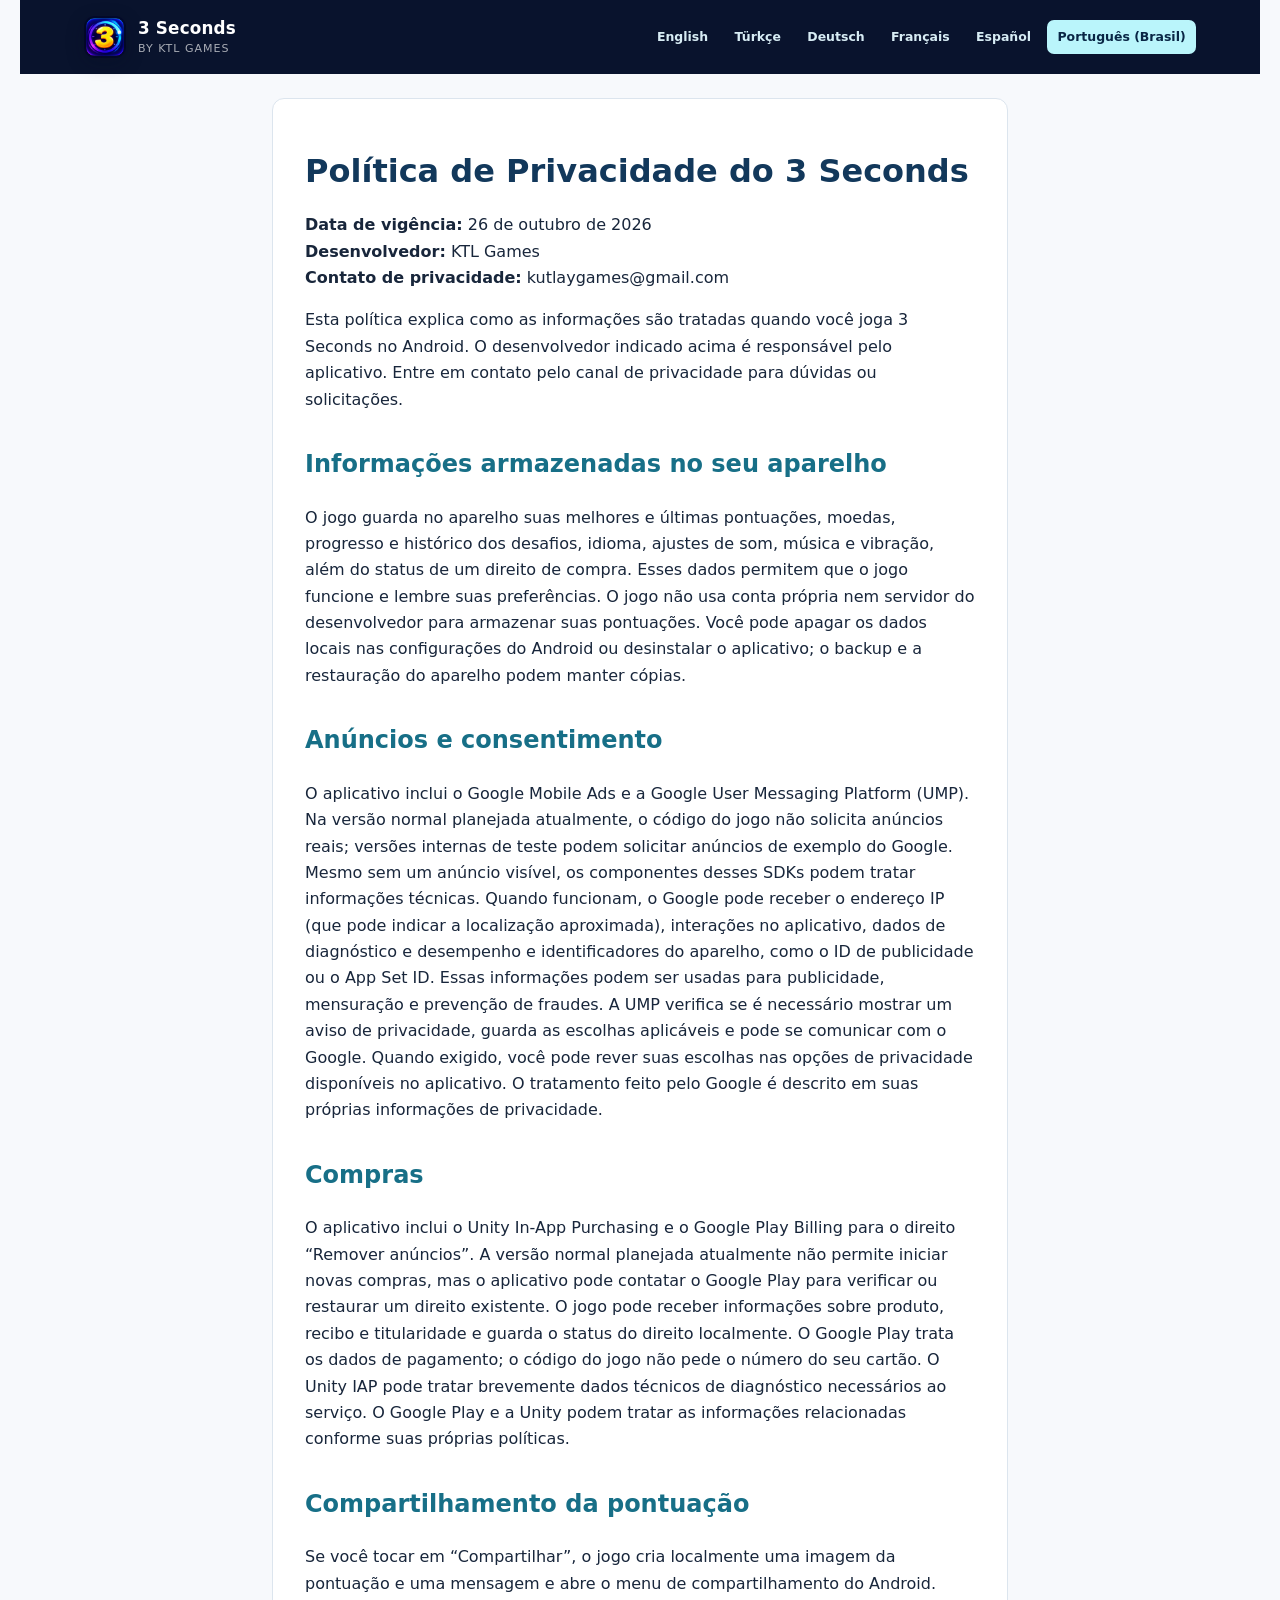
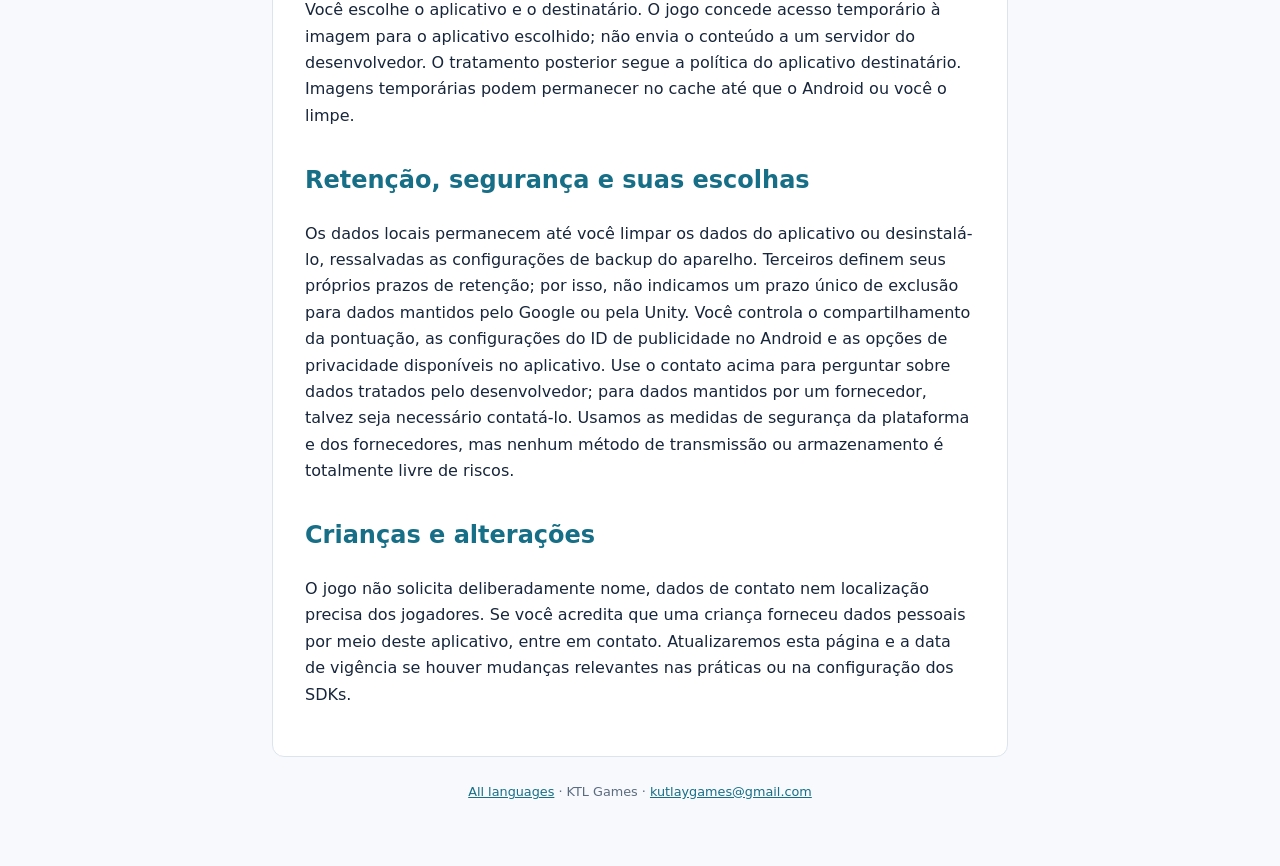
<file: privacy-policy.pt-BR.html>
<!doctype html>
<html lang="pt-BR"><head><meta charset="utf-8"><meta name="viewport" content="width=device-width,initial-scale=1"><title>3 Seconds — Política de Privacidade</title><style>html{color-scheme:light}body{margin:0;padding:2rem 1.25rem;background:#f7f9fc;color:#18263b;font:16px/1.65 system-ui,-apple-system,Segoe UI,sans-serif}main{max-width:46rem;margin:auto;padding:2rem;background:#fff;border:1px solid #dce5ee;border-radius:12px}h1{line-height:1.2;color:#12385b}h2{margin-top:2rem;color:#176f87}p{margin:1rem 0}a{color:#126b8e}@media(max-width:600px){body{padding:0}main{padding:1.25rem;border:0;border-radius:0}}</style><link rel="icon" type="image/png" href="assets/3-seconds-icon.png"><link rel="stylesheet" href="assets/site.css"></head><body><a class="skip-link" href="#policy-main">Skip to policy</a><header class="site-topbar policy-topbar"><a class="brand" href="index.html" aria-label="3 Seconds privacy policy home"><img src="assets/3-seconds-icon.png" alt="" width="42" height="42"><span><strong>3 Seconds</strong><small>by KTL Games</small></span></a><nav class="policy-nav" aria-label="Policy language"><a href="privacy-policy.en.html" lang="en">English</a><a href="privacy-policy.tr.html" lang="tr">Türkçe</a><a href="privacy-policy.de.html" lang="de">Deutsch</a><a href="privacy-policy.fr.html" lang="fr">Français</a><a href="privacy-policy.es.html" lang="es">Español</a><a href="privacy-policy.pt-BR.html" lang="pt-BR" aria-current="page">Português (Brasil)</a></nav></header><main id="policy-main">
<h1>Política de Privacidade do 3 Seconds</h1>
<p><strong>Data de vigência:</strong> 26 de outubro de 2026<br><strong>Desenvolvedor:</strong> KTL Games<br><strong>Contato de privacidade:</strong> kutlaygames@gmail.com</p>
<p>Esta política explica como as informações são tratadas quando você joga 3 Seconds no Android. O desenvolvedor indicado acima é responsável pelo aplicativo. Entre em contato pelo canal de privacidade para dúvidas ou solicitações.</p>
<h2>Informações armazenadas no seu aparelho</h2>
<p>O jogo guarda no aparelho suas melhores e últimas pontuações, moedas, progresso e histórico dos desafios, idioma, ajustes de som, música e vibração, além do status de um direito de compra. Esses dados permitem que o jogo funcione e lembre suas preferências. O jogo não usa conta própria nem servidor do desenvolvedor para armazenar suas pontuações. Você pode apagar os dados locais nas configurações do Android ou desinstalar o aplicativo; o backup e a restauração do aparelho podem manter cópias.</p>
<h2>Anúncios e consentimento</h2>
<p>O aplicativo inclui o Google Mobile Ads e a Google User Messaging Platform (UMP). Na versão normal planejada atualmente, o código do jogo não solicita anúncios reais; versões internas de teste podem solicitar anúncios de exemplo do Google. Mesmo sem um anúncio visível, os componentes desses SDKs podem tratar informações técnicas. Quando funcionam, o Google pode receber o endereço IP (que pode indicar a localização aproximada), interações no aplicativo, dados de diagnóstico e desempenho e identificadores do aparelho, como o ID de publicidade ou o App Set ID. Essas informações podem ser usadas para publicidade, mensuração e prevenção de fraudes. A UMP verifica se é necessário mostrar um aviso de privacidade, guarda as escolhas aplicáveis e pode se comunicar com o Google. Quando exigido, você pode rever suas escolhas nas opções de privacidade disponíveis no aplicativo. O tratamento feito pelo Google é descrito em suas próprias informações de privacidade.</p>
<h2>Compras</h2>
<p>O aplicativo inclui o Unity In-App Purchasing e o Google Play Billing para o direito “Remover anúncios”. A versão normal planejada atualmente não permite iniciar novas compras, mas o aplicativo pode contatar o Google Play para verificar ou restaurar um direito existente. O jogo pode receber informações sobre produto, recibo e titularidade e guarda o status do direito localmente. O Google Play trata os dados de pagamento; o código do jogo não pede o número do seu cartão. O Unity IAP pode tratar brevemente dados técnicos de diagnóstico necessários ao serviço. O Google Play e a Unity podem tratar as informações relacionadas conforme suas próprias políticas.</p>
<h2>Compartilhamento da pontuação</h2>
<p>Se você tocar em “Compartilhar”, o jogo cria localmente uma imagem da pontuação e uma mensagem e abre o menu de compartilhamento do Android. Você escolhe o aplicativo e o destinatário. O jogo concede acesso temporário à imagem para o aplicativo escolhido; não envia o conteúdo a um servidor do desenvolvedor. O tratamento posterior segue a política do aplicativo destinatário. Imagens temporárias podem permanecer no cache até que o Android ou você o limpe.</p>
<h2>Retenção, segurança e suas escolhas</h2>
<p>Os dados locais permanecem até você limpar os dados do aplicativo ou desinstalá-lo, ressalvadas as configurações de backup do aparelho. Terceiros definem seus próprios prazos de retenção; por isso, não indicamos um prazo único de exclusão para dados mantidos pelo Google ou pela Unity. Você controla o compartilhamento da pontuação, as configurações do ID de publicidade no Android e as opções de privacidade disponíveis no aplicativo. Use o contato acima para perguntar sobre dados tratados pelo desenvolvedor; para dados mantidos por um fornecedor, talvez seja necessário contatá-lo. Usamos as medidas de segurança da plataforma e dos fornecedores, mas nenhum método de transmissão ou armazenamento é totalmente livre de riscos.</p>
<h2>Crianças e alterações</h2>
<p>O jogo não solicita deliberadamente nome, dados de contato nem localização precisa dos jogadores. Se você acredita que uma criança forneceu dados pessoais por meio deste aplicativo, entre em contato. Atualizaremos esta página e a data de vigência se houver mudanças relevantes nas práticas ou na configuração dos SDKs.</p>
</main><footer class="policy-footer"><a href="index.html">All languages</a> · KTL Games · <a href="mailto:kutlaygames@gmail.com">kutlaygames@gmail.com</a></footer></body></html>
</file>
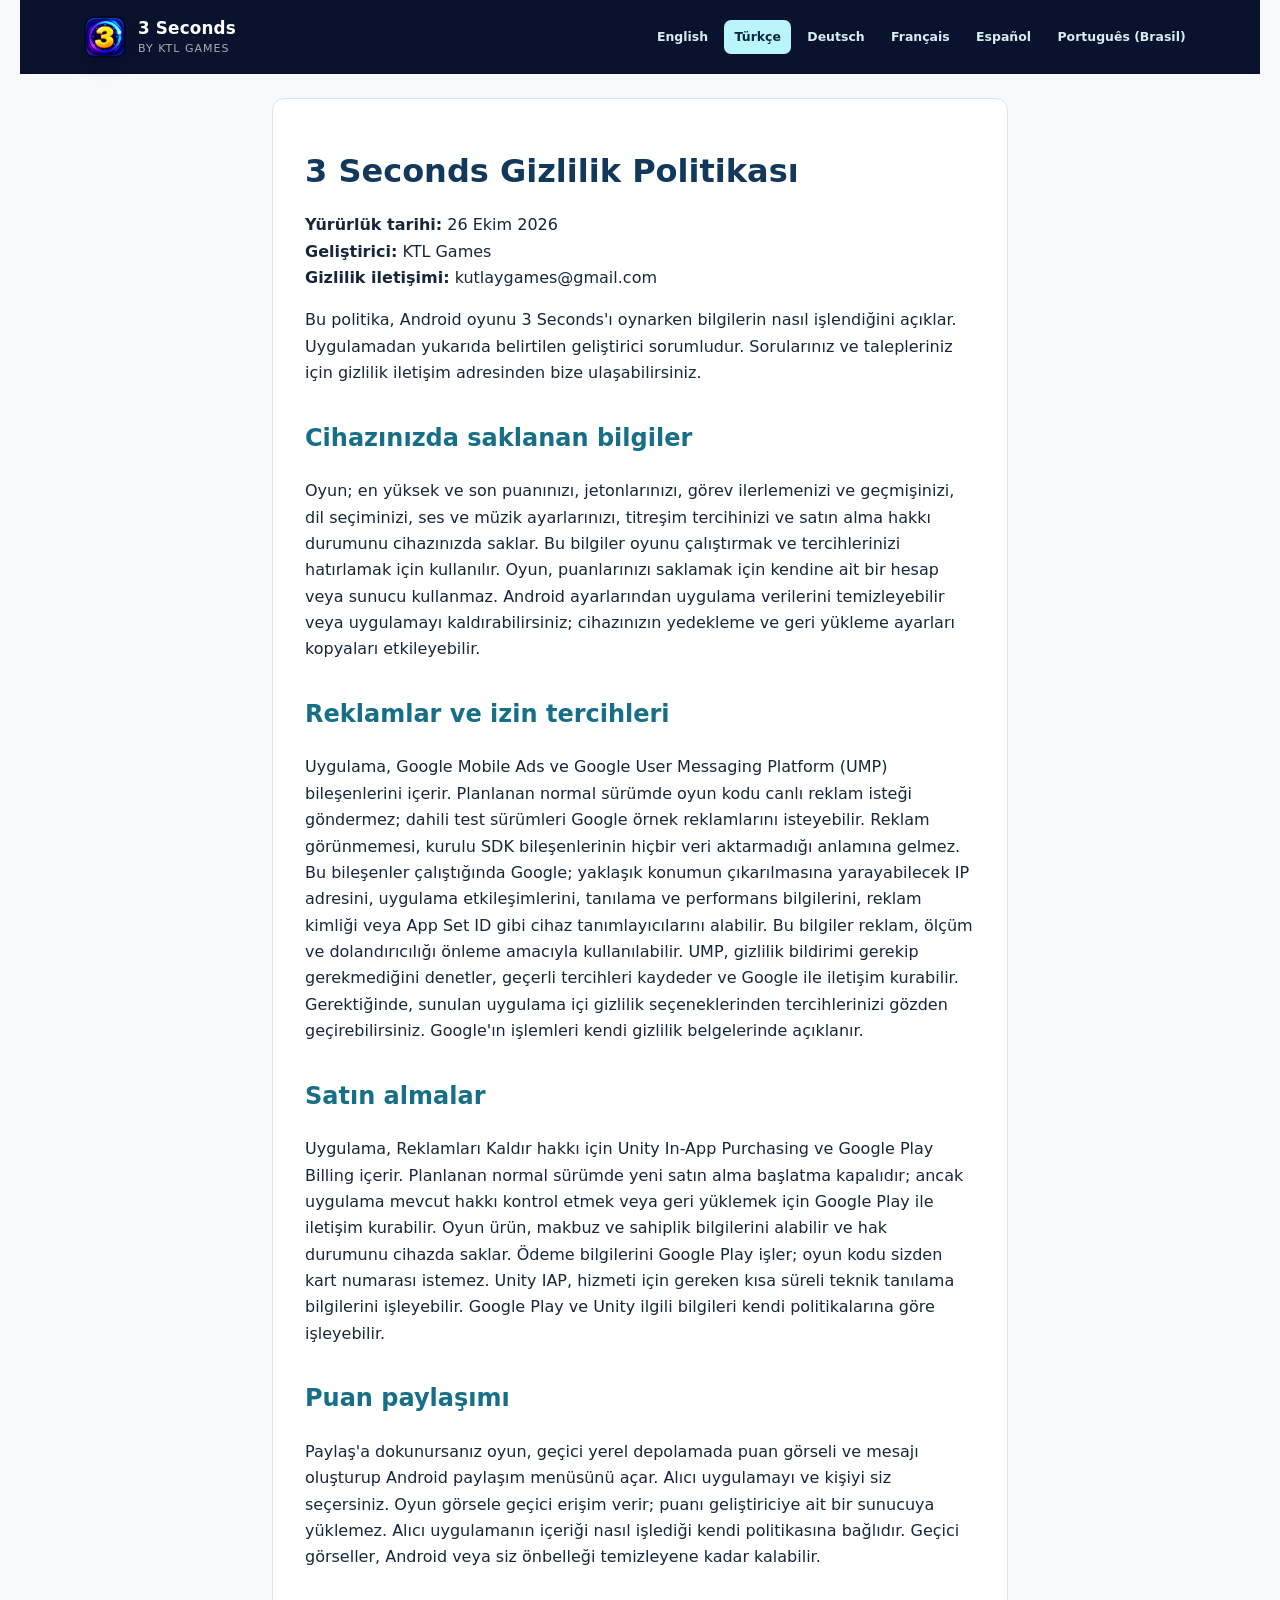
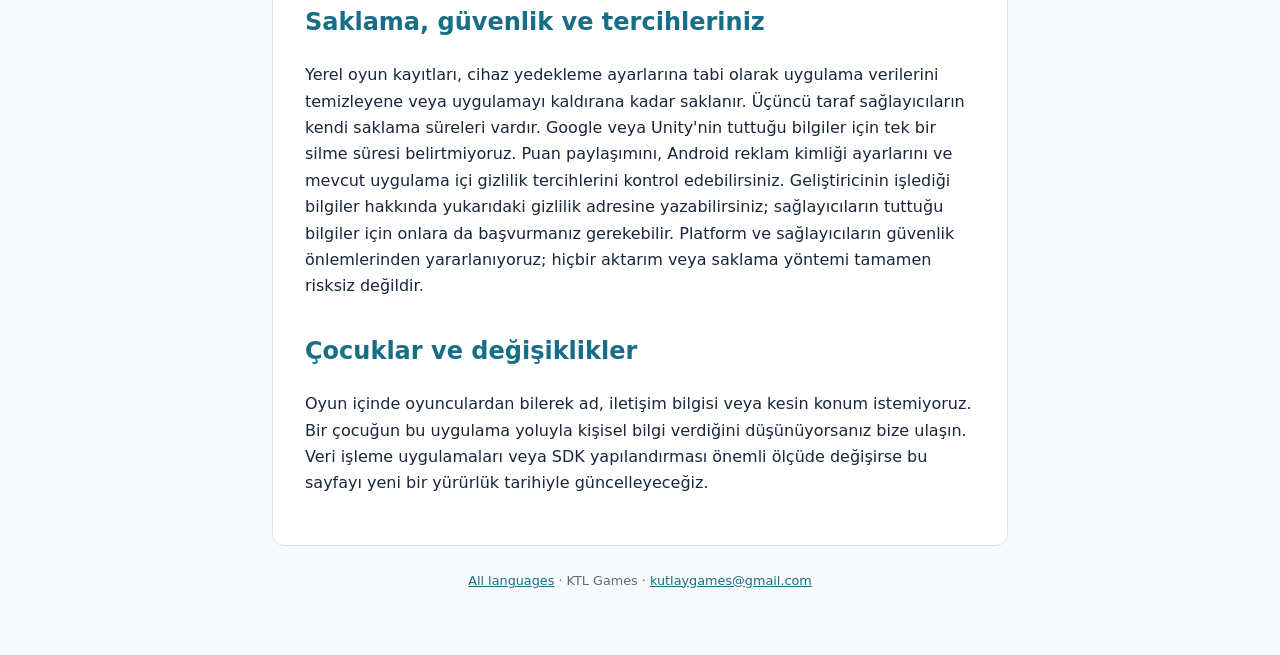
<file: privacy-policy.tr.html>
<!doctype html>
<html lang="tr"><head><meta charset="utf-8"><meta name="viewport" content="width=device-width,initial-scale=1"><title>3 Seconds — Gizlilik Politikası</title><style>html{color-scheme:light}body{margin:0;padding:2rem 1.25rem;background:#f7f9fc;color:#18263b;font:16px/1.65 system-ui,-apple-system,Segoe UI,sans-serif}main{max-width:46rem;margin:auto;padding:2rem;background:#fff;border:1px solid #dce5ee;border-radius:12px}h1{line-height:1.2;color:#12385b}h2{margin-top:2rem;color:#176f87}p{margin:1rem 0}a{color:#126b8e}@media(max-width:600px){body{padding:0}main{padding:1.25rem;border:0;border-radius:0}}</style><link rel="icon" type="image/png" href="assets/3-seconds-icon.png"><link rel="stylesheet" href="assets/site.css"></head><body><a class="skip-link" href="#policy-main">Skip to policy</a><header class="site-topbar policy-topbar"><a class="brand" href="index.html" aria-label="3 Seconds privacy policy home"><img src="assets/3-seconds-icon.png" alt="" width="42" height="42"><span><strong>3 Seconds</strong><small>by KTL Games</small></span></a><nav class="policy-nav" aria-label="Policy language"><a href="privacy-policy.en.html" lang="en">English</a><a href="privacy-policy.tr.html" lang="tr" aria-current="page">Türkçe</a><a href="privacy-policy.de.html" lang="de">Deutsch</a><a href="privacy-policy.fr.html" lang="fr">Français</a><a href="privacy-policy.es.html" lang="es">Español</a><a href="privacy-policy.pt-BR.html" lang="pt-BR">Português (Brasil)</a></nav></header><main id="policy-main">
<h1>3 Seconds Gizlilik Politikası</h1>
<p><strong>Yürürlük tarihi:</strong> 26 Ekim 2026<br><strong>Geliştirici:</strong> KTL Games<br><strong>Gizlilik iletişimi:</strong> kutlaygames@gmail.com</p>
<p>Bu politika, Android oyunu 3 Seconds'ı oynarken bilgilerin nasıl işlendiğini açıklar. Uygulamadan yukarıda belirtilen geliştirici sorumludur. Sorularınız ve talepleriniz için gizlilik iletişim adresinden bize ulaşabilirsiniz.</p>
<h2>Cihazınızda saklanan bilgiler</h2>
<p>Oyun; en yüksek ve son puanınızı, jetonlarınızı, görev ilerlemenizi ve geçmişinizi, dil seçiminizi, ses ve müzik ayarlarınızı, titreşim tercihinizi ve satın alma hakkı durumunu cihazınızda saklar. Bu bilgiler oyunu çalıştırmak ve tercihlerinizi hatırlamak için kullanılır. Oyun, puanlarınızı saklamak için kendine ait bir hesap veya sunucu kullanmaz. Android ayarlarından uygulama verilerini temizleyebilir veya uygulamayı kaldırabilirsiniz; cihazınızın yedekleme ve geri yükleme ayarları kopyaları etkileyebilir.</p>
<h2>Reklamlar ve izin tercihleri</h2>
<p>Uygulama, Google Mobile Ads ve Google User Messaging Platform (UMP) bileşenlerini içerir. Planlanan normal sürümde oyun kodu canlı reklam isteği göndermez; dahili test sürümleri Google örnek reklamlarını isteyebilir. Reklam görünmemesi, kurulu SDK bileşenlerinin hiçbir veri aktarmadığı anlamına gelmez. Bu bileşenler çalıştığında Google; yaklaşık konumun çıkarılmasına yarayabilecek IP adresini, uygulama etkileşimlerini, tanılama ve performans bilgilerini, reklam kimliği veya App Set ID gibi cihaz tanımlayıcılarını alabilir. Bu bilgiler reklam, ölçüm ve dolandırıcılığı önleme amacıyla kullanılabilir. UMP, gizlilik bildirimi gerekip gerekmediğini denetler, geçerli tercihleri kaydeder ve Google ile iletişim kurabilir. Gerektiğinde, sunulan uygulama içi gizlilik seçeneklerinden tercihlerinizi gözden geçirebilirsiniz. Google'ın işlemleri kendi gizlilik belgelerinde açıklanır.</p>
<h2>Satın almalar</h2>
<p>Uygulama, Reklamları Kaldır hakkı için Unity In-App Purchasing ve Google Play Billing içerir. Planlanan normal sürümde yeni satın alma başlatma kapalıdır; ancak uygulama mevcut hakkı kontrol etmek veya geri yüklemek için Google Play ile iletişim kurabilir. Oyun ürün, makbuz ve sahiplik bilgilerini alabilir ve hak durumunu cihazda saklar. Ödeme bilgilerini Google Play işler; oyun kodu sizden kart numarası istemez. Unity IAP, hizmeti için gereken kısa süreli teknik tanılama bilgilerini işleyebilir. Google Play ve Unity ilgili bilgileri kendi politikalarına göre işleyebilir.</p>
<h2>Puan paylaşımı</h2>
<p>Paylaş'a dokunursanız oyun, geçici yerel depolamada puan görseli ve mesajı oluşturup Android paylaşım menüsünü açar. Alıcı uygulamayı ve kişiyi siz seçersiniz. Oyun görsele geçici erişim verir; puanı geliştiriciye ait bir sunucuya yüklemez. Alıcı uygulamanın içeriği nasıl işlediği kendi politikasına bağlıdır. Geçici görseller, Android veya siz önbelleği temizleyene kadar kalabilir.</p>
<h2>Saklama, güvenlik ve tercihleriniz</h2>
<p>Yerel oyun kayıtları, cihaz yedekleme ayarlarına tabi olarak uygulama verilerini temizleyene veya uygulamayı kaldırana kadar saklanır. Üçüncü taraf sağlayıcıların kendi saklama süreleri vardır. Google veya Unity'nin tuttuğu bilgiler için tek bir silme süresi belirtmiyoruz. Puan paylaşımını, Android reklam kimliği ayarlarını ve mevcut uygulama içi gizlilik tercihlerini kontrol edebilirsiniz. Geliştiricinin işlediği bilgiler hakkında yukarıdaki gizlilik adresine yazabilirsiniz; sağlayıcıların tuttuğu bilgiler için onlara da başvurmanız gerekebilir. Platform ve sağlayıcıların güvenlik önlemlerinden yararlanıyoruz; hiçbir aktarım veya saklama yöntemi tamamen risksiz değildir.</p>
<h2>Çocuklar ve değişiklikler</h2>
<p>Oyun içinde oyunculardan bilerek ad, iletişim bilgisi veya kesin konum istemiyoruz. Bir çocuğun bu uygulama yoluyla kişisel bilgi verdiğini düşünüyorsanız bize ulaşın. Veri işleme uygulamaları veya SDK yapılandırması önemli ölçüde değişirse bu sayfayı yeni bir yürürlük tarihiyle güncelleyeceğiz.</p>
</main><footer class="policy-footer"><a href="index.html">All languages</a> · KTL Games · <a href="mailto:kutlaygames@gmail.com">kutlaygames@gmail.com</a></footer></body></html>
</file>
<file: assets/site.css>
:root{--navy:#09132d;--navy-2:#101f46;--cyan:#48dff0;--gold:#ffd44e;--ink:#18263b;--muted:#5c6c80;--line:#dce5ee;--surface:#fff}*{box-sizing:border-box}html{scroll-behavior:smooth}body{margin:0;font-family:system-ui,-apple-system,"Segoe UI",sans-serif}a{color:inherit}.skip-link{position:absolute;left:-9999px;top:0;z-index:10;padding:.7rem 1rem;background:#fff;color:#09132d}.skip-link:focus{left:1rem;top:1rem}.site-topbar{display:flex;align-items:center;justify-content:space-between;gap:1rem;max-width:1200px;margin:auto;padding:1rem 1.5rem}.brand{display:inline-flex;align-items:center;gap:.75rem;text-decoration:none}.brand img{width:42px;height:42px;border-radius:11px;box-shadow:0 5px 18px #070c2450}.brand span{display:flex;flex-direction:column;line-height:1.12}.brand strong{font-size:1.05rem;letter-spacing:.01em}.brand small{font-size:.69rem;letter-spacing:.09em;text-transform:uppercase;margin-top:.3rem;opacity:.65}.topbar-label{font-size:.76rem;font-weight:700;letter-spacing:.15em;text-transform:uppercase;opacity:.6}.landing-page{min-height:100vh;background:#f4f7fb;color:var(--ink)}.landing-page>.site-topbar{color:#fff;max-width:none;padding-inline:max(1.5rem,calc((100vw - 1152px)/2));background:var(--navy)}.landing-main{max-width:1200px;margin:auto;padding:0 1.5rem 3rem}.hero{position:relative;display:grid;grid-template-columns:minmax(0,1.4fr) minmax(240px,.8fr);align-items:center;gap:2rem;overflow:hidden;min-height:455px;padding:clamp(2rem,5vw,4.5rem);background:radial-gradient(circle at 85% 45%,#224d9b88,transparent 35%),linear-gradient(130deg,#09132d 0%,#15265b 62%,#190d53 100%);color:#fff;border-radius:0 0 30px 30px;box-shadow:0 24px 60px #101f4630}.hero:after{content:"";position:absolute;inset:auto -50px -115px 30%;height:230px;border:1px solid #69e9ff38;border-radius:50%;transform:rotate(-11deg)}.hero-copy{position:relative;z-index:1;max-width:610px}.eyebrow,.section-kicker{font-size:.75rem;font-weight:800;letter-spacing:.2em}.eyebrow{display:inline-flex;align-items:center;gap:.55rem;color:#a9edff}.eyebrow-dot{width:8px;height:8px;background:var(--gold);border-radius:50%;box-shadow:0 0 18px var(--gold)}.hero h1{font-size:clamp(2.6rem,5vw,5.1rem);line-height:1.05;letter-spacing:-.055em;margin:1.4rem 0 1.3rem}.hero h1 em{font-style:normal;color:var(--cyan)}.hero p{font-size:1.08rem;line-height:1.7;color:#d6e5f6;max-width:34rem;margin:0 0 2rem}.primary-link{display:inline-flex;align-items:center;gap:1.5rem;padding:.95rem 1.25rem;background:var(--gold);color:#101b39;border-radius:9px;text-decoration:none;font-weight:800;box-shadow:0 10px 30px #ffd44e2b}.primary-link:hover,.primary-link:focus-visible{background:#ffe385;transform:translateY(-2px)}.hero-art{position:relative;display:grid;place-items:center;min-height:280px}.hero-art img{position:relative;z-index:1;width:min(70%,240px);height:auto;border-radius:28%;filter:drop-shadow(0 22px 30px #0008);transform:rotate(-7deg)}.orb{position:absolute;border-radius:50%;filter:blur(1px)}.orb-one{width:290px;height:290px;border:2px solid #42d9ff99;box-shadow:0 0 0 22px #42d9ff16,0 0 0 66px #7045e515}.orb-two{width:12px;height:12px;background:#fff;right:4%;top:18%;box-shadow:0 0 22px 10px #4fe4ff88}.language-section{padding:4rem 0 2.5rem}.section-heading{display:flex;align-items:end;justify-content:space-between;gap:1.5rem;margin-bottom:1.4rem}.section-kicker{color:#2580a2}.section-heading h2{font-size:clamp(1.8rem,3vw,2.6rem);letter-spacing:-.045em;line-height:1.15;margin:.5rem 0 0}.section-heading p{color:var(--muted);margin:0 0 .2rem}.language-grid{display:grid;grid-template-columns:repeat(3,minmax(0,1fr));gap:1rem}.language-card{display:flex;align-items:center;gap:1.1rem;min-height:108px;padding:1.2rem 1.3rem;background:var(--surface);border:1px solid var(--line);border-radius:14px;text-decoration:none;box-shadow:0 5px 15px #0a193508;transition:transform .18s ease,border-color .18s ease,box-shadow .18s ease}.language-card:hover,.language-card:focus-visible{transform:translateY(-3px);border-color:#48bed0;box-shadow:0 12px 24px #0a19351a}.language-index{align-self:flex-start;color:#2097af;font-size:.72rem;font-weight:800;letter-spacing:.1em}.language-name{display:flex;flex:1;flex-direction:column;min-width:0;font-size:1.22rem;font-weight:750;line-height:1.2}.language-name small{font-size:.78rem;font-weight:500;color:var(--muted);margin-top:.4rem}.language-arrow{font-size:1.2rem;color:#188ca4}.contact-strip{display:flex;align-items:center;gap:1.1rem;padding:1.35rem 1.6rem;background:#e8f6fa;border:1px solid #cdebf2;border-radius:14px}.contact-icon{display:grid;place-items:center;width:42px;height:42px;flex:0 0 auto;border-radius:10px;color:#0c5d76;background:#cef1f7;font-size:1.2rem}.contact-strip div{display:flex;flex-direction:column;gap:.2rem}.contact-strip span{color:#426070}.contact-strip a{color:#0c6a87;font-weight:650;text-decoration-thickness:1px;text-underline-offset:3px}.site-footer{display:flex;justify-content:space-between;gap:1rem;max-width:1200px;margin:auto;padding:1.5rem;color:#6b7a8c;font-size:.82rem;border-top:1px solid var(--line)}:focus-visible{outline:3px solid #e8b800;outline-offset:3px}
/* Navigation added around the approved policy body; the original disclosure text remains intact. */
body:has(.policy-nav){padding-top:0}.policy-topbar{max-width:none;background:var(--navy);color:#fff;padding-inline:max(1.5rem,calc((100vw - 1152px)/2));margin-bottom:1.5rem}.policy-nav{display:flex;align-items:center;gap:.35rem;flex-wrap:wrap;justify-content:flex-end}.policy-nav a{color:#d7ecf4;font-size:.78rem;font-weight:650;text-decoration:none;padding:.45rem .65rem;border-radius:7px;white-space:nowrap}.policy-nav a:hover,.policy-nav a:focus-visible{background:#ffffff1e;color:#fff}.policy-nav a[aria-current=page]{background:#baf5fb;color:#092645}.policy-footer{max-width:46rem;margin:1.5rem auto 2rem;padding:0 1rem;color:#5c6c80;font-size:.8rem;text-align:center}.policy-footer a{color:#176f87}
@media(max-width:850px){.language-grid{grid-template-columns:repeat(2,minmax(0,1fr))}.hero{grid-template-columns:minmax(0,1fr) 210px}.hero-art{min-height:220px}.orb-one{width:210px;height:210px}.policy-topbar{align-items:flex-start;flex-direction:column}.policy-nav{justify-content:flex-start}}
@media(max-width:620px){.landing-page>.site-topbar{padding:1rem}.landing-main{padding:0 1rem 2rem}.hero{grid-template-columns:1fr;gap:0;padding:2.3rem 1.4rem 2.5rem;min-height:0;border-radius:0 0 22px 22px}.hero h1{font-size:clamp(2.5rem,11vw,3.6rem)}.hero p{font-size:1rem}.hero-art{min-height:180px;grid-row:1;justify-items:start;margin:0 0 1rem 1rem}.hero-art img{width:108px;border-radius:26%}.orb-one{width:145px;height:145px;left:-18px}.orb-two{right:auto;left:137px}.language-section{padding:2.6rem 0 2rem}.section-heading{display:block}.section-heading p{margin-top:.55rem}.language-grid{grid-template-columns:1fr;gap:.7rem}.language-card{min-height:78px}.contact-strip{align-items:flex-start}.site-footer{flex-direction:column;padding:1.3rem 1rem}.policy-topbar{padding:1rem}.policy-nav{gap:.25rem}.policy-nav a{font-size:.76rem;padding:.42rem .6rem}body:has(.policy-nav) main{max-width:100%;padding:1.3rem;border:0;border-radius:0}body:has(.policy-nav){padding:0}}
@media(prefers-reduced-motion:reduce){html{scroll-behavior:auto}.language-card,.primary-link{transition:none}}
</file>
